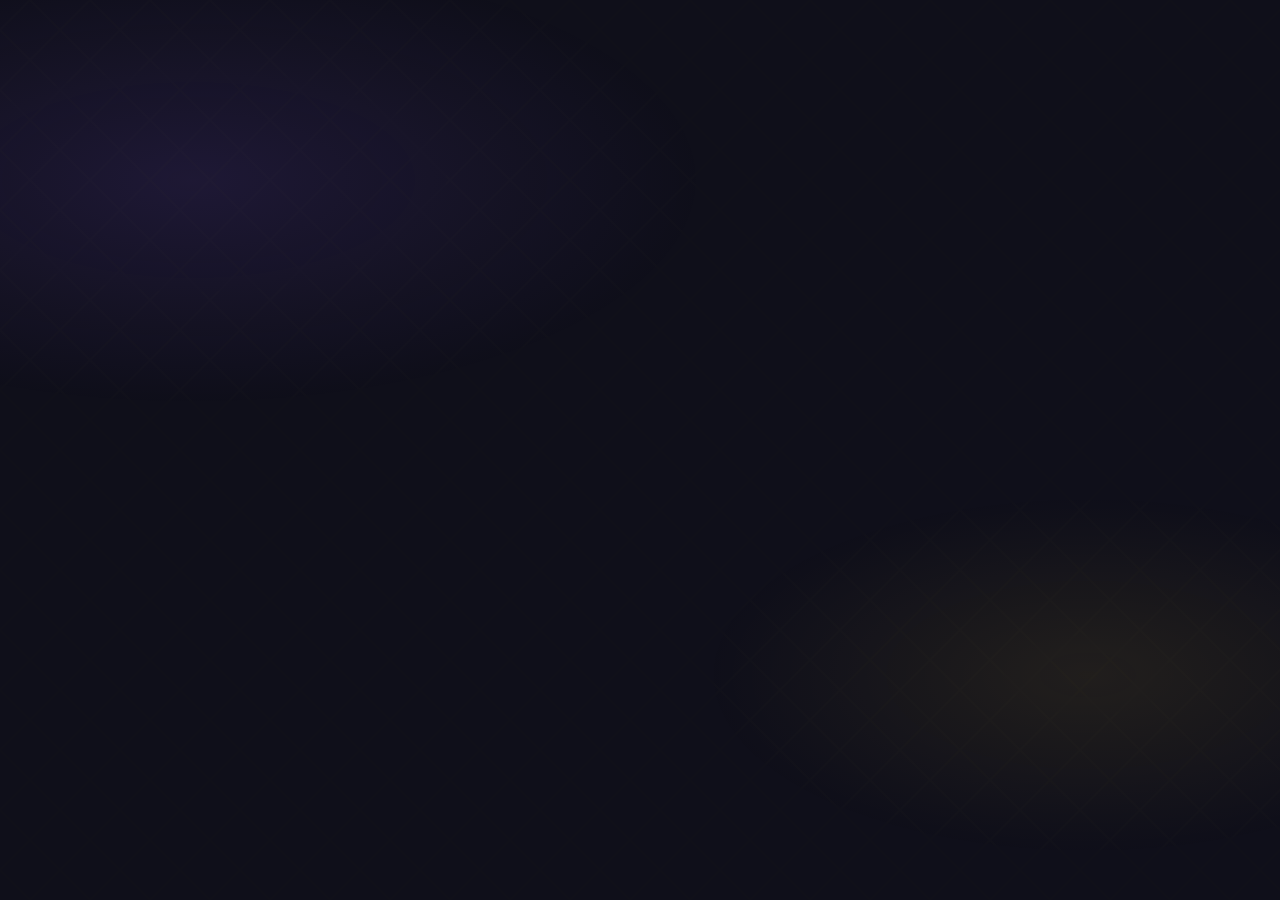
<file: index.html>
<!doctype html>
<html lang="en">
  <head>
    <meta charset="UTF-8" />
    <link rel="icon" href="data:image/svg+xml,<svg xmlns='http://www.w3.org/2000/svg' viewBox='0 0 100 100'><text y='.9em' font-size='90'>🏔️</text></svg>" />
    <meta name="viewport" content="width=device-width, initial-scale=1.0" />
    <title>Monad Lands | Claim Your Territory</title>
    <link rel="preconnect" href="https://fonts.googleapis.com">
    <link rel="preconnect" href="https://fonts.gstatic.com" crossorigin>
    <link href="https://fonts.googleapis.com/css2?family=Cinzel:wght@400;500;600;700&family=Cormorant+Garamond:ital,wght@0,300;0,400;0,500;1,400&display=swap" rel="stylesheet">
    <script type="module" crossorigin src="/assets/index-DFx0LdWL.js"></script>
    <link rel="stylesheet" crossorigin href="/assets/index-CoE8O5kL.css">
  </head>
  <body>
    <div id="root"></div>
  </body>
</html>
</file>
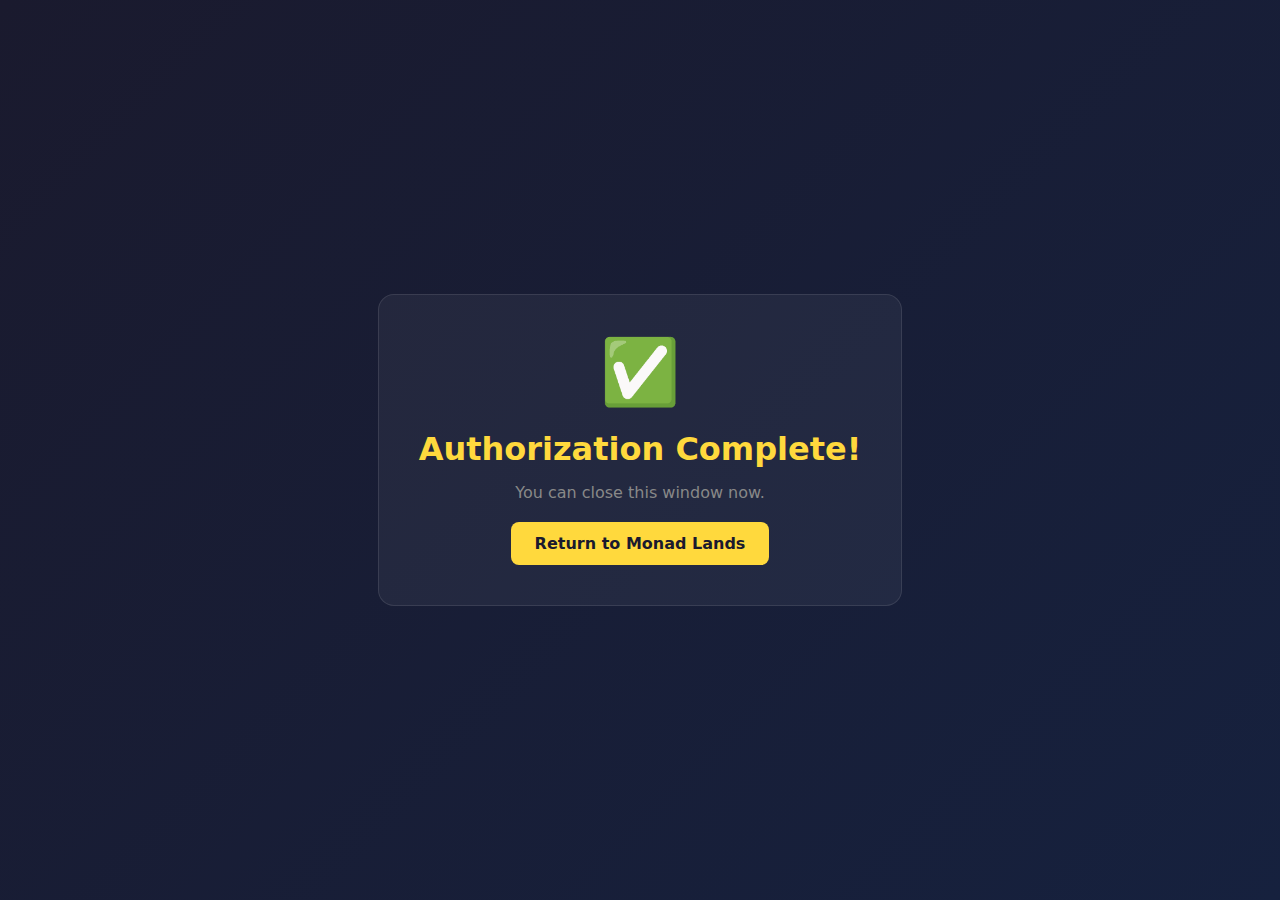
<file: callback.html>
<!DOCTYPE html>
<html lang="en">
<head>
  <meta charset="UTF-8">
  <meta name="viewport" content="width=device-width, initial-scale=1.0">
  <title>Authorization Complete - Monad Lands</title>
  <style>
    * { margin: 0; padding: 0; box-sizing: border-box; }
    body {
      font-family: 'Segoe UI', system-ui, sans-serif;
      background: linear-gradient(135deg, #1a1a2e 0%, #16213e 100%);
      color: #e0e0e0;
      min-height: 100vh;
      display: flex;
      align-items: center;
      justify-content: center;
    }
    .container {
      text-align: center;
      padding: 40px;
      background: rgba(255,255,255,0.05);
      border-radius: 16px;
      border: 1px solid rgba(255,255,255,0.1);
    }
    .checkmark {
      font-size: 64px;
      margin-bottom: 20px;
    }
    h1 {
      color: #FFD93D;
      margin-bottom: 15px;
    }
    p {
      color: #888;
      margin-bottom: 20px;
    }
    a {
      display: inline-block;
      padding: 12px 24px;
      background: #FFD93D;
      color: #1a1a2e;
      border-radius: 8px;
      font-weight: bold;
      text-decoration: none;
    }
  </style>
</head>
<body>
  <div class="container">
    <div class="checkmark">✅</div>
    <h1>Authorization Complete!</h1>
    <p>You can close this window now.</p>
    <a href="/">Return to Monad Lands</a>
  </div>
</body>
</html>
</file>
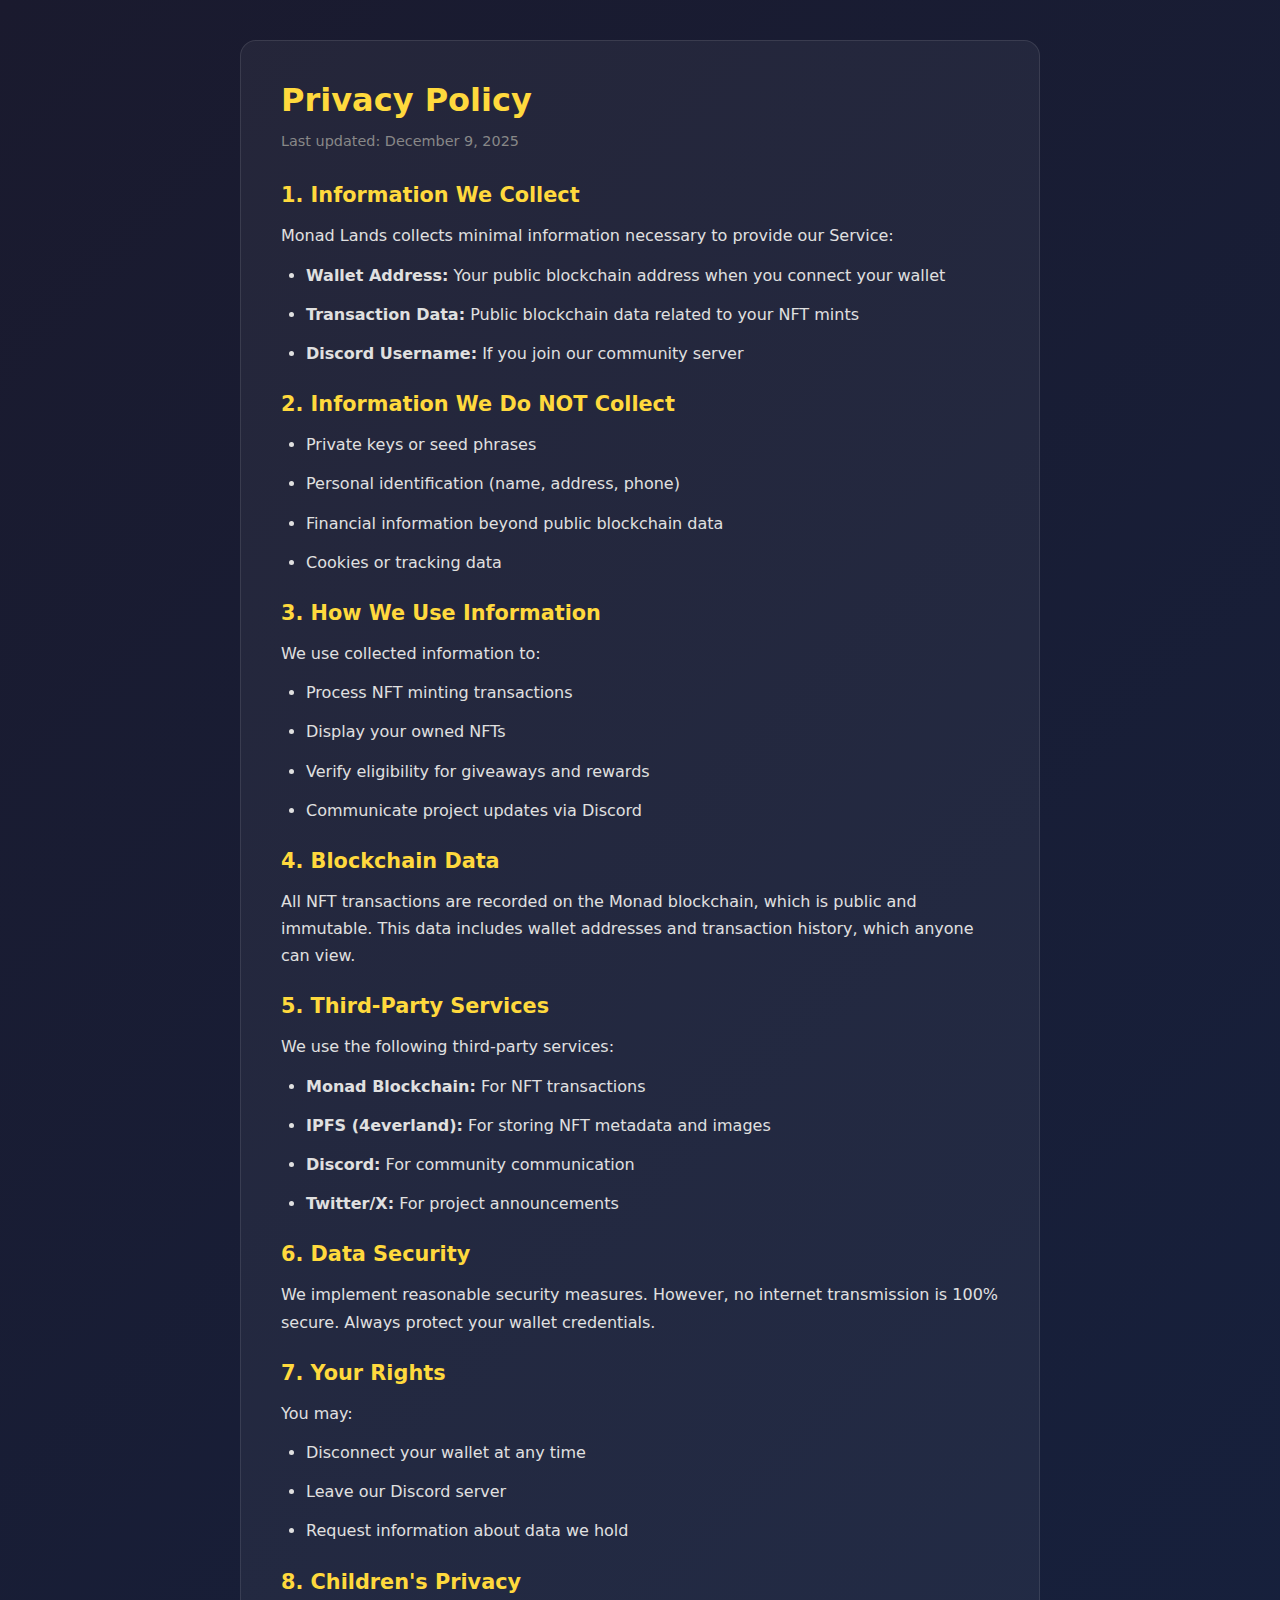
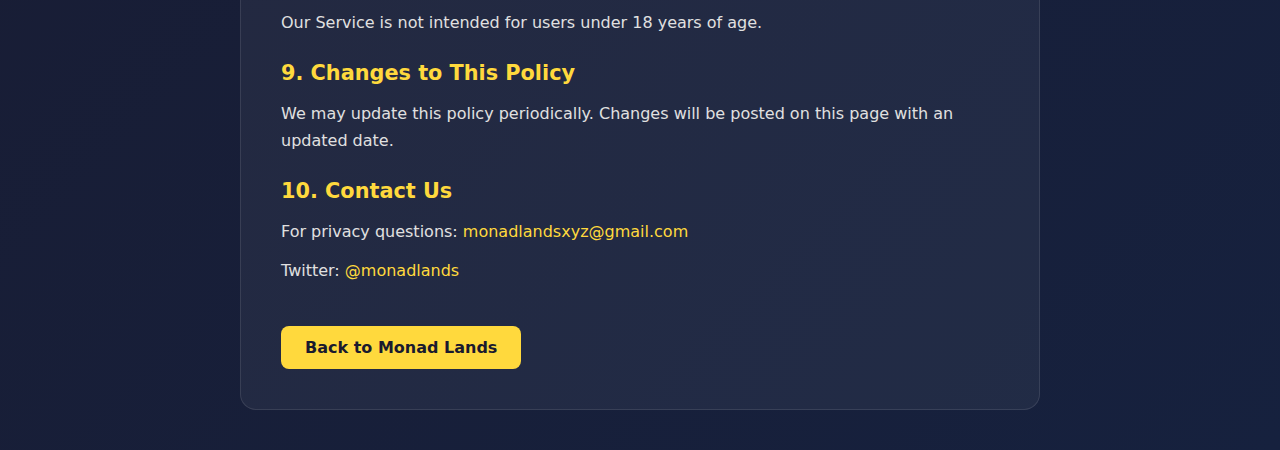
<file: privacy.html>
<!DOCTYPE html>
<html lang="en">
<head>
  <meta charset="UTF-8">
  <meta name="viewport" content="width=device-width, initial-scale=1.0">
  <title>Privacy Policy - Monad Lands</title>
  <style>
    * { margin: 0; padding: 0; box-sizing: border-box; }
    body {
      font-family: 'Segoe UI', system-ui, sans-serif;
      background: linear-gradient(135deg, #1a1a2e 0%, #16213e 100%);
      color: #e0e0e0;
      min-height: 100vh;
      padding: 40px 20px;
    }
    .container {
      max-width: 800px;
      margin: 0 auto;
      background: rgba(255,255,255,0.05);
      border-radius: 16px;
      padding: 40px;
      border: 1px solid rgba(255,255,255,0.1);
    }
    h1 {
      color: #FFD93D;
      margin-bottom: 10px;
      font-size: 2rem;
    }
    .updated {
      color: #888;
      margin-bottom: 30px;
      font-size: 0.9rem;
    }
    h2 {
      color: #FFD93D;
      margin: 25px 0 15px;
      font-size: 1.3rem;
    }
    p, li {
      line-height: 1.7;
      margin-bottom: 12px;
    }
    ul { padding-left: 25px; }
    a {
      color: #FFD93D;
      text-decoration: none;
    }
    a:hover { text-decoration: underline; }
    .back {
      display: inline-block;
      margin-top: 30px;
      padding: 12px 24px;
      background: #FFD93D;
      color: #1a1a2e;
      border-radius: 8px;
      font-weight: bold;
    }
  </style>
</head>
<body>
  <div class="container">
    <h1>Privacy Policy</h1>
    <p class="updated">Last updated: December 9, 2025</p>

    <h2>1. Information We Collect</h2>
    <p>Monad Lands collects minimal information necessary to provide our Service:</p>
    <ul>
      <li><strong>Wallet Address:</strong> Your public blockchain address when you connect your wallet</li>
      <li><strong>Transaction Data:</strong> Public blockchain data related to your NFT mints</li>
      <li><strong>Discord Username:</strong> If you join our community server</li>
    </ul>

    <h2>2. Information We Do NOT Collect</h2>
    <ul>
      <li>Private keys or seed phrases</li>
      <li>Personal identification (name, address, phone)</li>
      <li>Financial information beyond public blockchain data</li>
      <li>Cookies or tracking data</li>
    </ul>

    <h2>3. How We Use Information</h2>
    <p>We use collected information to:</p>
    <ul>
      <li>Process NFT minting transactions</li>
      <li>Display your owned NFTs</li>
      <li>Verify eligibility for giveaways and rewards</li>
      <li>Communicate project updates via Discord</li>
    </ul>

    <h2>4. Blockchain Data</h2>
    <p>All NFT transactions are recorded on the Monad blockchain, which is public and immutable. This data includes wallet addresses and transaction history, which anyone can view.</p>

    <h2>5. Third-Party Services</h2>
    <p>We use the following third-party services:</p>
    <ul>
      <li><strong>Monad Blockchain:</strong> For NFT transactions</li>
      <li><strong>IPFS (4everland):</strong> For storing NFT metadata and images</li>
      <li><strong>Discord:</strong> For community communication</li>
      <li><strong>Twitter/X:</strong> For project announcements</li>
    </ul>

    <h2>6. Data Security</h2>
    <p>We implement reasonable security measures. However, no internet transmission is 100% secure. Always protect your wallet credentials.</p>

    <h2>7. Your Rights</h2>
    <p>You may:</p>
    <ul>
      <li>Disconnect your wallet at any time</li>
      <li>Leave our Discord server</li>
      <li>Request information about data we hold</li>
    </ul>

    <h2>8. Children's Privacy</h2>
    <p>Our Service is not intended for users under 18 years of age.</p>

    <h2>9. Changes to This Policy</h2>
    <p>We may update this policy periodically. Changes will be posted on this page with an updated date.</p>

    <h2>10. Contact Us</h2>
    <p>For privacy questions: <a href="mailto:monadlandsxyz@gmail.com">monadlandsxyz@gmail.com</a></p>
    <p>Twitter: <a href="https://x.com/monadlands" target="_blank">@monadlands</a></p>

    <a href="/" class="back">Back to Monad Lands</a>
  </div>
</body>
</html>
</file>
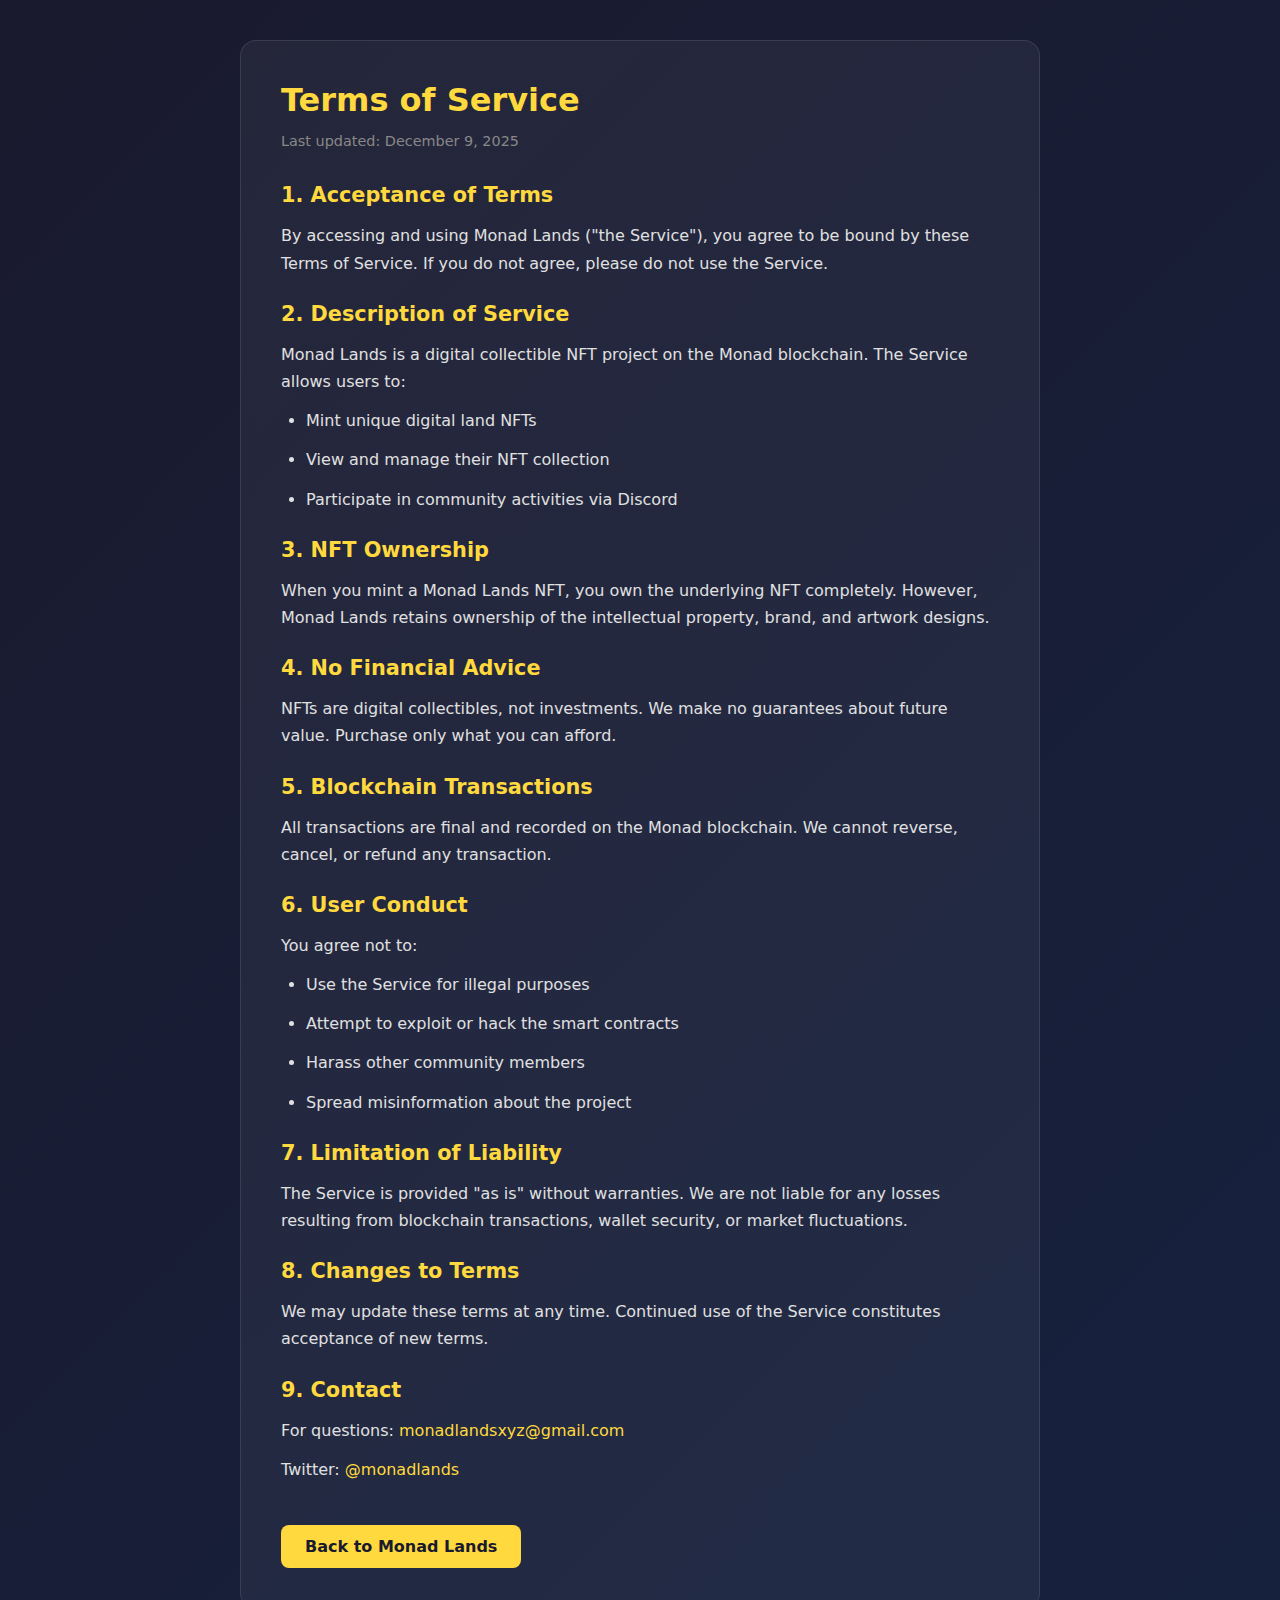
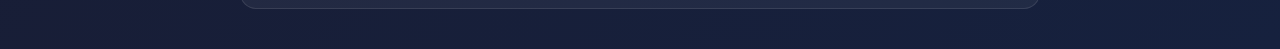
<file: terms.html>
<!DOCTYPE html>
<html lang="en">
<head>
  <meta charset="UTF-8">
  <meta name="viewport" content="width=device-width, initial-scale=1.0">
  <title>Terms of Service - Monad Lands</title>
  <style>
    * { margin: 0; padding: 0; box-sizing: border-box; }
    body {
      font-family: 'Segoe UI', system-ui, sans-serif;
      background: linear-gradient(135deg, #1a1a2e 0%, #16213e 100%);
      color: #e0e0e0;
      min-height: 100vh;
      padding: 40px 20px;
    }
    .container {
      max-width: 800px;
      margin: 0 auto;
      background: rgba(255,255,255,0.05);
      border-radius: 16px;
      padding: 40px;
      border: 1px solid rgba(255,255,255,0.1);
    }
    h1 {
      color: #FFD93D;
      margin-bottom: 10px;
      font-size: 2rem;
    }
    .updated {
      color: #888;
      margin-bottom: 30px;
      font-size: 0.9rem;
    }
    h2 {
      color: #FFD93D;
      margin: 25px 0 15px;
      font-size: 1.3rem;
    }
    p, li {
      line-height: 1.7;
      margin-bottom: 12px;
    }
    ul { padding-left: 25px; }
    a {
      color: #FFD93D;
      text-decoration: none;
    }
    a:hover { text-decoration: underline; }
    .back {
      display: inline-block;
      margin-top: 30px;
      padding: 12px 24px;
      background: #FFD93D;
      color: #1a1a2e;
      border-radius: 8px;
      font-weight: bold;
    }
  </style>
</head>
<body>
  <div class="container">
    <h1>Terms of Service</h1>
    <p class="updated">Last updated: December 9, 2025</p>

    <h2>1. Acceptance of Terms</h2>
    <p>By accessing and using Monad Lands ("the Service"), you agree to be bound by these Terms of Service. If you do not agree, please do not use the Service.</p>

    <h2>2. Description of Service</h2>
    <p>Monad Lands is a digital collectible NFT project on the Monad blockchain. The Service allows users to:</p>
    <ul>
      <li>Mint unique digital land NFTs</li>
      <li>View and manage their NFT collection</li>
      <li>Participate in community activities via Discord</li>
    </ul>

    <h2>3. NFT Ownership</h2>
    <p>When you mint a Monad Lands NFT, you own the underlying NFT completely. However, Monad Lands retains ownership of the intellectual property, brand, and artwork designs.</p>

    <h2>4. No Financial Advice</h2>
    <p>NFTs are digital collectibles, not investments. We make no guarantees about future value. Purchase only what you can afford.</p>

    <h2>5. Blockchain Transactions</h2>
    <p>All transactions are final and recorded on the Monad blockchain. We cannot reverse, cancel, or refund any transaction.</p>

    <h2>6. User Conduct</h2>
    <p>You agree not to:</p>
    <ul>
      <li>Use the Service for illegal purposes</li>
      <li>Attempt to exploit or hack the smart contracts</li>
      <li>Harass other community members</li>
      <li>Spread misinformation about the project</li>
    </ul>

    <h2>7. Limitation of Liability</h2>
    <p>The Service is provided "as is" without warranties. We are not liable for any losses resulting from blockchain transactions, wallet security, or market fluctuations.</p>

    <h2>8. Changes to Terms</h2>
    <p>We may update these terms at any time. Continued use of the Service constitutes acceptance of new terms.</p>

    <h2>9. Contact</h2>
    <p>For questions: <a href="mailto:monadlandsxyz@gmail.com">monadlandsxyz@gmail.com</a></p>
    <p>Twitter: <a href="https://x.com/monadlands" target="_blank">@monadlands</a></p>

    <a href="/" class="back">Back to Monad Lands</a>
  </div>
</body>
</html>
</file>
<file: assets/index-CoE8O5kL.css>
@import"https://fonts.googleapis.com/css2?family=Press+Start+2P&family=Outfit:wght@300;400;500;600;700&display=swap";:root{--void-black: #0a0908;--deep-night: #12110f;--ancient-stone: #1a1815;--weathered-gold: #c9a227;--ember-glow: #e8a426;--mystic-purple: #6b4e9e;--ethereal-blue: #4a7c9b;--blood-crimson: #8b2635;--forest-shadow: #2d4a3e;--pale-mist: #e8e4df;--cream-parchment: #f5f0e8;--common: #8b9a7c;--uncommon: #4a9b7c;--rare: #4a7cb5;--epic: #9b4a9b;--legendary: #c9a227;--font-display: "Cinzel", serif;--font-body: "Cormorant Garamond", serif;--space-xs: .25rem;--space-sm: .5rem;--space-md: 1rem;--space-lg: 2rem;--space-xl: 4rem;--space-xxl: 8rem}body{font-family:var(--font-body);background:var(--void-black);color:var(--cream-parchment);min-height:100vh;overflow-x:hidden;line-height:1.7;font-size:18px}body:before{content:"";position:fixed;top:0;left:0;width:100%;height:100%;pointer-events:none;background-image:url("data:image/svg+xml,%3Csvg viewBox='0 0 400 400' xmlns='http://www.w3.org/2000/svg'%3E%3Cfilter id='noiseFilter'%3E%3CfeTurbulence type='fractalNoise' baseFrequency='0.9' numOctaves='4' stitchTiles='stitch'/%3E%3C/filter%3E%3Crect width='100%25' height='100%25' filter='url(%23noiseFilter)'/%3E%3C/svg%3E");opacity:.03;z-index:1000}#root{position:relative;z-index:1}.app-wrapper{min-height:100vh;background:radial-gradient(ellipse at 20% 0%,rgba(107,78,158,.15) 0%,transparent 50%),radial-gradient(ellipse at 80% 100%,rgba(201,162,39,.1) 0%,transparent 50%),radial-gradient(ellipse at 50% 50%,rgba(74,124,155,.05) 0%,transparent 70%),linear-gradient(180deg,var(--void-black) 0%,var(--deep-night) 50%,var(--ancient-stone) 100%)}h1,h2,h3,h4{font-family:var(--font-display);font-weight:500;letter-spacing:.08em;text-transform:uppercase}h1{font-size:clamp(2.5rem,8vw,5rem);background:linear-gradient(135deg,var(--cream-parchment) 0%,var(--weathered-gold) 50%,var(--ember-glow) 100%);-webkit-background-clip:text;-webkit-text-fill-color:transparent;background-clip:text;text-shadow:0 0 80px rgba(201,162,39,.3)}h2{font-size:clamp(1.5rem,4vw,2.5rem);color:var(--cream-parchment)}h3{font-size:1.25rem;color:var(--weathered-gold)}p{font-size:1.125rem;color:var(--pale-mist);opacity:.85}.btn-primary{font-family:var(--font-display);font-size:1rem;letter-spacing:.15em;text-transform:uppercase;padding:1.25rem 3rem;background:linear-gradient(135deg,var(--weathered-gold) 0%,var(--ember-glow) 100%);color:var(--void-black);border:none;cursor:pointer;position:relative;overflow:hidden;transition:all .4s cubic-bezier(.23,1,.32,1);clip-path:polygon(8px 0,100% 0,100% calc(100% - 8px),calc(100% - 8px) 100%,0 100%,0 8px)}.btn-primary:before{content:"";position:absolute;top:0;left:-100%;width:100%;height:100%;background:linear-gradient(90deg,transparent,rgba(255,255,255,.3),transparent);transition:left .6s ease}.btn-primary:hover:before{left:100%}.btn-primary:hover{transform:translateY(-2px);box-shadow:0 10px 40px #c9a22766,0 0 60px #c9a22733}.btn-primary:disabled{opacity:.5;cursor:not-allowed;transform:none;box-shadow:none}.btn-secondary{font-family:var(--font-display);font-size:.875rem;letter-spacing:.12em;text-transform:uppercase;padding:.875rem 2rem;background:transparent;color:var(--cream-parchment);border:1px solid rgba(201,162,39,.4);cursor:pointer;transition:all .3s ease}.btn-secondary:hover{border-color:var(--weathered-gold);background:#c9a2271a;color:var(--weathered-gold)}.card{background:linear-gradient(145deg,#1a1815cc,#12110fe6);border:1px solid rgba(201,162,39,.15);-webkit-backdrop-filter:blur(10px);backdrop-filter:blur(10px);position:relative;overflow:hidden}.card:before{content:"";position:absolute;top:0;left:0;right:0;height:1px;background:linear-gradient(90deg,transparent,var(--weathered-gold),transparent);opacity:.5}@keyframes float{0%,to{transform:translateY(0)}50%{transform:translateY(-10px)}}@keyframes pulse-glow{0%,to{opacity:.5}50%{opacity:1}}@keyframes shimmer{0%{background-position:-200% center}to{background-position:200% center}}.animate-in{animation:fadeInUp .8s ease forwards}.delay-1{animation-delay:.1s}.delay-2{animation-delay:.2s}.delay-3{animation-delay:.3s}.delay-4{animation-delay:.4s}.delay-5{animation-delay:.5s}::-webkit-scrollbar{width:8px}::-webkit-scrollbar-track{background:var(--void-black)}::-webkit-scrollbar-thumb{background:var(--weathered-gold);border-radius:4px}::-webkit-scrollbar-thumb:hover{background:var(--ember-glow)}:root{--yellow: #FFD93D;--yellow-dark: #E8A426;--orange: #FF9F43;--cyan: #00D4FF;--green: #7ED957;--green-dark: #4A9B7C;--brown: #C4A77D;--brown-dark: #8B6914;--black: #1A1A2E;--dark: #16213E;--darker: #0F0F1A;--white: #FFFFFF;--gray: #A0A0A0;--font-pixel: "Press Start 2P", cursive;--font-main: "Outfit", sans-serif}*{margin:0;padding:0;box-sizing:border-box}html{scroll-behavior:smooth}body{font-family:var(--font-main);background:var(--darker);color:var(--white);overflow-x:hidden;position:relative}.app{min-height:100vh;position:relative;background:linear-gradient(180deg,#0f0f1ad9,#16213ed9,#1a1a2ed9)}.iso-grid{position:fixed;top:0;left:0;width:100%;height:100%;pointer-events:none;opacity:.1;overflow:hidden}.grid-line{position:absolute;width:200%;height:1px;background:linear-gradient(90deg,transparent,var(--yellow),transparent);transform-origin:0 0;animation:gridPulse 4s ease-in-out infinite;animation-delay:calc(var(--i) * .1s)}.grid-line:nth-child(odd){transform:rotate(30deg) translateY(calc(var(--i) * 40px));left:-50%}.grid-line:nth-child(2n){transform:rotate(-30deg) translateY(calc(var(--i) * 40px));right:-50%;left:auto}@keyframes gridPulse{0%,to{opacity:.3}50%{opacity:.8}}.floating-elements{position:fixed;top:0;left:0;width:100%;height:100%;pointer-events:none;z-index:1}.float-item{position:absolute;font-size:2rem;opacity:.15;animation:floatAround 20s ease-in-out infinite}.float-item.tree{top:20%;left:10%;animation-delay:0s}.float-item.rock{top:60%;left:85%;animation-delay:-5s}.float-item.gem{top:80%;left:15%;animation-delay:-10s}.float-item.tree2{top:30%;left:90%;animation-delay:-15s}.float-item.water{top:70%;left:50%;animation-delay:-7s}@keyframes floatAround{0%,to{transform:translate(0) rotate(0)}25%{transform:translate(20px,-30px) rotate(5deg)}50%{transform:translate(-10px,-50px) rotate(-5deg)}75%{transform:translate(-30px,-20px) rotate(3deg)}}.header{position:fixed;top:1rem;left:1rem;right:1rem;z-index:1000;padding:1rem 2rem;background:#0f0f1ae6;-webkit-backdrop-filter:blur(20px);backdrop-filter:blur(20px);border:2px solid var(--yellow);border-radius:20px}.header-inner{max-width:1400px;margin:0 auto;display:flex;align-items:center;justify-content:space-between}.logo-section{display:flex;align-items:center;gap:1rem}.logo{display:flex;align-items:center;gap:.75rem;text-decoration:none;cursor:pointer}.logo:hover .logo-text{color:var(--yellow)}.logo-cube{width:40px;height:40px;background:var(--yellow);display:flex;align-items:center;justify-content:center;font-family:var(--font-pixel);font-size:1rem;color:var(--black);transform:rotate(-10deg);box-shadow:4px 4px 0 var(--yellow-dark);transition:transform .3s ease;border-radius:10px}.logo-cube:hover{transform:rotate(0) scale(1.1)}.logo-cube.small{width:30px;height:30px;font-size:.75rem;box-shadow:3px 3px 0 var(--yellow-dark);border-radius:8px}.logo-text{font-family:var(--font-pixel);font-size:.8rem;color:var(--yellow);letter-spacing:2px}.chain-badge{display:inline-flex;align-items:center;gap:.3rem;padding:.25rem .5rem;background:#836ef933;border:1px solid rgba(131,110,249,.4);border-radius:12px;color:#836ef9;text-decoration:none;font-size:.65rem;font-weight:600;letter-spacing:1px;transition:all .3s ease;margin-left:.5rem}.chain-badge:hover{background:#836ef959;border-color:#836ef9;transform:translateY(-1px)}.chain-badge svg{flex-shrink:0}.nav{display:flex;gap:2rem}.nav a{font-family:var(--font-pixel);font-size:.6rem;color:var(--white);text-decoration:none;padding:.5rem 1rem;transition:all .3s ease;position:relative}.nav a:after{content:"";position:absolute;bottom:0;left:50%;width:0;height:2px;background:var(--yellow);transition:all .3s ease;transform:translate(-50%)}.nav a:hover{color:var(--yellow)}.nav a:hover:after{width:100%}.btn-connect{font-family:var(--font-pixel);font-size:.55rem;padding:.75rem 1.5rem;background:var(--yellow);color:var(--black);border:none;cursor:pointer;box-shadow:4px 4px 0 var(--yellow-dark);transition:all .2s ease;border-radius:12px}.btn-connect:hover{transform:translate(-2px,-2px);box-shadow:6px 6px 0 var(--yellow-dark)}.wallet-connected{display:flex;align-items:center;gap:.75rem}.wallet-badge{display:flex;align-items:center;gap:.5rem;padding:.5rem 1rem;background:#ffd93d1a;border:2px solid var(--yellow);font-family:var(--font-pixel);font-size:.5rem;border-radius:12px}.wallet-dot{width:8px;height:8px;background:var(--green);border-radius:50%;animation:pulse 2s ease-in-out infinite}.btn-disconnect{width:30px;height:30px;background:transparent;border:2px solid var(--gray);color:var(--gray);cursor:pointer;font-size:.8rem;transition:all .2s ease;border-radius:8px}.btn-disconnect:hover{border-color:#ff6b6b;color:#ff6b6b}.hero{min-height:100vh;display:grid;grid-template-columns:1fr 1fr;gap:4rem;align-items:center;padding:8rem 4rem 4rem;max-width:1400px;margin:0 auto;position:relative;z-index:10}.hero-content{animation:slideInLeft 1s ease}@keyframes slideInLeft{0%{opacity:0;transform:translate(-50px)}to{opacity:1;transform:translate(0)}}.hero-tag{display:inline-block;font-family:var(--font-pixel);font-size:.5rem;padding:.5rem 1rem;background:#ffd93d33;border:2px solid var(--yellow);color:var(--yellow);margin-bottom:2rem;border-radius:12px}.hero h1{font-family:var(--font-pixel);font-size:clamp(1.5rem,4vw,2.5rem);line-height:2;margin-bottom:1.5rem}.title-link{text-decoration:none;cursor:pointer;display:inline-block;transition:transform .3s ease}.title-link:hover{transform:scale(1.02)}.title-link:hover .title-line{animation:titleShine .8s ease}@keyframes titleShine{0%{filter:brightness(1)}50%{filter:brightness(1.5);text-shadow:0 0 30px var(--yellow),4px 4px 0 var(--yellow-dark)}to{filter:brightness(1)}}.title-line{display:block;color:var(--yellow);text-shadow:4px 4px 0 var(--yellow-dark);transition:filter .3s ease}.title-line.highlight{color:var(--yellow);text-shadow:4px 4px 0 var(--yellow-dark)}.hero-desc{font-size:1.1rem;color:var(--gray);line-height:1.8;max-width:500px;margin-bottom:2rem}.hero-stats{display:flex;align-items:center;gap:1.5rem;margin-bottom:2rem;flex-wrap:wrap}.stat-box{text-align:center}.stat-number{display:block;font-family:var(--font-pixel);font-size:1.5rem;color:var(--white)}.stat-label{display:block;font-size:.7rem;color:var(--gray);margin-top:.25rem;letter-spacing:1px}.stat-box.price .stat-number{color:var(--yellow)}.stat-divider{font-family:var(--font-pixel);font-size:1.5rem;color:var(--gray);opacity:.3}.progress-wrapper{max-width:400px}.progress-bar{height:20px;background:var(--dark);border:2px solid var(--yellow);position:relative;overflow:hidden;border-radius:10px}.progress-fill{height:100%;background:repeating-linear-gradient(90deg,var(--yellow) 0px,var(--yellow) 10px,var(--yellow-dark) 10px,var(--yellow-dark) 20px);position:relative;transition:width 1s ease}.progress-glow{position:absolute;right:0;top:0;bottom:0;width:20px;background:linear-gradient(90deg,transparent,var(--white));animation:progressGlow 2s ease-in-out infinite}@keyframes progressGlow{0%,to{opacity:.3}50%{opacity:.8}}.progress-text{display:block;font-family:var(--font-pixel);font-size:.5rem;color:var(--yellow);margin-top:.5rem;text-align:right}.hero-visual{display:flex;justify-content:center;align-items:center;animation:slideInRight 1s ease}@keyframes slideInRight{0%{opacity:0;transform:translate(50px)}to{opacity:1;transform:translate(0)}}.showcase-container{position:relative}.showcase-frame{width:350px;height:350px;border:4px solid var(--yellow);box-shadow:8px 8px 0 var(--yellow-dark),16px 16px #ffd93d33;position:relative;overflow:hidden;background:var(--dark);animation:float 4s ease-in-out infinite;border-radius:24px}@keyframes float{0%,to{transform:translateY(0)}50%{transform:translateY(-15px)}}.showcase-img{width:100%;height:100%;object-fit:cover;transition:transform .5s ease}.showcase-frame:hover .showcase-img{transform:scale(1.05)}.showcase-overlay{position:absolute;inset:0;background:linear-gradient(180deg,transparent 60%,rgba(0,0,0,.5) 100%);pointer-events:none}.showcase-info{display:flex;justify-content:space-between;align-items:center;margin-top:1rem;padding:.75rem 1rem;background:var(--dark);border:2px solid var(--yellow);border-radius:12px}.showcase-id{font-family:var(--font-pixel);font-size:.7rem;color:var(--yellow)}.showcase-name{font-family:var(--font-pixel);font-size:.5rem;color:var(--white)}.showcase-dots{display:flex;justify-content:center;gap:.5rem;margin-top:1rem}.dot{width:12px;height:12px;background:var(--dark);border:2px solid var(--yellow);cursor:pointer;transition:all .2s ease;border-radius:50%}.dot.active,.dot:hover{background:var(--yellow)}.mint-section{padding:6rem 2rem;display:flex;justify-content:center;position:relative;z-index:10}.mint-card{width:100%;max-width:500px;background:var(--dark);border:4px solid var(--yellow);box-shadow:8px 8px 0 var(--yellow-dark);padding:2rem;border-radius:24px}.mint-header{display:flex;justify-content:space-between;align-items:center;margin-bottom:2rem;padding-bottom:1rem;border-bottom:2px dashed var(--yellow)}.mint-header h2{font-family:var(--font-pixel);font-size:.9rem;color:var(--yellow)}.sale-status{display:flex;align-items:center;gap:.5rem;font-family:var(--font-pixel);font-size:.45rem;padding:.4rem .8rem;background:#ff6b6b33;border:2px solid #ff6b6b;color:#ff6b6b;border-radius:8px}.sale-status.active{background:#7ed95733;border-color:var(--green);color:var(--green)}.sale-status .status-dot{width:6px;height:6px;border-radius:50%;background:currentColor;animation:pulse 1s ease-in-out infinite}.mint-preview{text-align:center;margin-bottom:2rem}.preview-grid{display:flex;justify-content:center;gap:1rem;margin-bottom:1rem}.preview-item{width:80px;height:80px;background:var(--darker);border:2px solid var(--yellow);display:flex;align-items:center;justify-content:center;font-family:var(--font-pixel);font-size:1.5rem;color:var(--yellow);animation:previewPulse 2s ease-in-out infinite;animation-delay:calc(var(--delay) * .2s);border-radius:12px}@keyframes previewPulse{0%,to{transform:scale(1);opacity:.7}50%{transform:scale(1.05);opacity:1}}.mint-preview p{font-size:.8rem;color:var(--gray)}.mint-controls{display:flex;justify-content:space-between;align-items:center;margin-bottom:1.5rem;padding:1rem;background:var(--darker);border:2px solid var(--yellow);border-radius:16px}.amount-selector{display:flex;align-items:center;gap:1rem}.amount-btn{width:36px;height:36px;background:var(--yellow);border:none;font-family:var(--font-pixel);font-size:1rem;color:var(--black);cursor:pointer;box-shadow:3px 3px 0 var(--yellow-dark);transition:all .2s ease;border-radius:10px}.amount-btn:hover{transform:translate(-1px,-1px);box-shadow:4px 4px 0 var(--yellow-dark)}.amount-value{font-family:var(--font-pixel);font-size:1.2rem;min-width:40px;text-align:center}.mint-total{text-align:right}.mint-total span:first-child{display:block;font-size:.7rem;color:var(--gray);margin-bottom:.25rem}.total-value{font-family:var(--font-pixel);font-size:1rem;color:var(--yellow)}.mint-action{margin-bottom:1.5rem}.btn-mint{width:100%;padding:1.25rem;font-family:var(--font-pixel);font-size:.7rem;background:var(--yellow);color:var(--black);border:none;cursor:pointer;box-shadow:6px 6px 0 var(--yellow-dark);transition:all .2s ease;position:relative;overflow:hidden;border-radius:16px}.btn-mint:hover:not(:disabled){transform:translate(-3px,-3px);box-shadow:9px 9px 0 var(--yellow-dark)}.btn-mint.disabled,.btn-mint:disabled{opacity:.5;cursor:not-allowed}.mint-success{display:flex;align-items:center;justify-content:center;gap:.75rem;padding:1rem;background:#7ed95733;border:2px solid var(--green);margin-bottom:1rem;border-radius:12px}.success-icon{font-size:1.2rem;color:var(--green)}.mint-success span:last-child{font-family:var(--font-pixel);font-size:.5rem;color:var(--green)}.tx-link{display:block;text-align:center;font-family:var(--font-pixel);font-size:.5rem;color:var(--cyan);text-decoration:none;margin-bottom:1rem}.tx-link:hover{color:var(--white)}.user-stats{text-align:center;padding-top:1rem;border-top:2px dashed var(--yellow);font-size:.85rem;color:var(--gray)}.user-stats strong{color:var(--yellow);font-family:var(--font-pixel)}.staking-promo-section{padding:4rem 2rem;display:flex;justify-content:center;position:relative;z-index:10}.staking-promo-card{width:100%;max-width:600px;background:linear-gradient(135deg,var(--dark) 0%,rgba(22,33,62,.95) 100%);border:4px solid var(--green);box-shadow:8px 8px 0 var(--green-dark),0 0 30px #7ed95733;padding:2rem;border-radius:24px}.staking-promo-header{display:flex;justify-content:space-between;align-items:center;margin-bottom:1rem;padding-bottom:1rem;border-bottom:2px dashed var(--green)}.staking-promo-header h2{font-family:var(--font-pixel);font-size:.9rem;color:var(--green)}.staking-status{display:flex;align-items:center;gap:.5rem;font-family:var(--font-pixel);font-size:.45rem;padding:.4rem .8rem;background:#7ed95733;border:2px solid var(--green);color:var(--green);border-radius:8px}.staking-status .status-dot.active{width:6px;height:6px;border-radius:50%;background:var(--green);animation:pulse 1s ease-in-out infinite}.staking-promo-desc{text-align:center;color:var(--gray);font-size:.9rem;margin-bottom:1.5rem}.staking-promo-stats{display:grid;grid-template-columns:repeat(3,1fr);gap:1rem;margin-bottom:1.5rem}.promo-stat{display:flex;flex-direction:column;align-items:center;gap:.3rem;padding:1rem .5rem;background:var(--darker);border-radius:12px;border:2px solid rgba(126,217,87,.3)}.promo-stat-icon{font-size:1.5rem}.promo-stat-value{font-family:var(--font-pixel);font-size:1rem;color:var(--green)}.promo-stat-label{font-size:.7rem;color:var(--gray);text-align:center}.staking-rewards-mini{background:var(--darker);border-radius:12px;padding:1rem;margin-bottom:1.5rem}.staking-rewards-mini h4{font-family:var(--font-pixel);font-size:.6rem;color:var(--yellow);margin-bottom:.8rem;text-align:center}.rewards-mini-grid{display:flex;flex-wrap:wrap;justify-content:center;gap:.5rem}.reward-biome{font-family:var(--font-pixel);font-size:.5rem;padding:.4rem .8rem;border-radius:8px;background:#ffffff0d;border:1px solid rgba(255,255,255,.1)}.reward-biome.pradera{color:#7ed957;border-color:#7ed957}.reward-biome.desierto{color:#ffd93d;border-color:#ffd93d}.reward-biome.volcanico{color:#ff6b6b;border-color:#ff6b6b}.reward-biome.cyber{color:#00d4ff;border-color:#00d4ff}.reward-biome.eldorado{color:gold;border-color:gold;background:#ffd7001a}.staking-user-mini{display:flex;justify-content:space-between;align-items:center;padding:.8rem 1rem;background:#7ed9571a;border:2px solid var(--green);border-radius:12px;margin-bottom:1.5rem;font-size:.85rem}.staking-user-mini strong{color:var(--green);font-family:var(--font-pixel)}.pending-rewards{color:var(--yellow)}.pending-rewards strong{color:var(--yellow)!important}.staking-promo-cta{display:flex;justify-content:center;margin-bottom:1.5rem}.btn-stake-now{display:inline-block;font-family:var(--font-pixel);font-size:.75rem;padding:1rem 2rem;background:linear-gradient(135deg,var(--green) 0%,var(--green-dark) 100%);border:none;border-radius:12px;color:var(--darker);cursor:pointer;text-decoration:none;text-align:center;transition:all .2s ease;box-shadow:4px 4px 0 var(--green-dark)}.btn-stake-now:hover{transform:translate(-2px,-2px);box-shadow:6px 6px 0 var(--green-dark)}.btn-stake-now:active{transform:translate(2px,2px);box-shadow:2px 2px 0 var(--green-dark)}.staking-leaderboard-mini{border-top:2px dashed var(--green);padding-top:1rem}.staking-leaderboard-mini h4{font-family:var(--font-pixel);font-size:.6rem;color:var(--yellow);margin-bottom:.8rem;text-align:center}.leaderboard-mini-list{display:flex;flex-direction:column;gap:.5rem}.leaderboard-mini-row{display:flex;align-items:center;gap:.8rem;padding:.6rem 1rem;background:var(--darker);border-radius:8px;font-size:.75rem}.leaderboard-mini-row.top-1{background:#ffd7001a;border:1px solid rgba(255,215,0,.3)}.leaderboard-mini-row.top-2{background:#c0c0c01a;border:1px solid rgba(192,192,192,.3)}.leaderboard-mini-row.top-3{background:#cd7f321a;border:1px solid rgba(205,127,50,.3)}.lb-mini-rank{font-size:1rem}.lb-mini-address{font-family:monospace;color:var(--gray);flex:1}.lb-mini-count{font-family:var(--font-pixel);font-size:.6rem;color:var(--green)}@media(max-width:600px){.staking-promo-card{padding:1.5rem}.staking-promo-header h2{font-size:.7rem}.staking-promo-stats{grid-template-columns:1fr;gap:.8rem}.promo-stat{flex-direction:row;justify-content:center;gap:1rem}.rewards-mini-grid{flex-direction:column;align-items:center}.staking-user-mini{flex-direction:column;gap:.5rem;text-align:center}}.stats-section{padding:4rem 2rem;max-width:1200px;margin:0 auto;position:relative;z-index:10}.stats-dashboard{background:linear-gradient(135deg,var(--dark) 0%,var(--darker) 100%);border:3px solid var(--yellow);padding:2rem;position:relative;overflow:hidden}.stats-dashboard:before{content:"";position:absolute;top:0;left:0;right:0;height:4px;background:linear-gradient(90deg,var(--yellow),var(--orange),var(--yellow))}.stats-loading{display:flex;flex-direction:column;align-items:center;justify-content:center;padding:3rem;gap:1rem;color:var(--gray)}.loading-spinner{width:40px;height:40px;border:4px solid var(--dark);border-top-color:var(--yellow);border-radius:50%;animation:spin 1s linear infinite}@keyframes spin{to{transform:rotate(360deg)}}.stats-grid{display:grid;grid-template-columns:repeat(auto-fit,minmax(150px,1fr));gap:1.5rem}.stat-card{background:#0000004d;border:2px solid rgba(255,217,61,.2);padding:1.5rem;text-align:center;transition:all .3s ease;position:relative;border-radius:16px}.stat-card:hover{border-color:var(--yellow);transform:translateY(-4px);box-shadow:0 8px 20px #ffd93d33}.stat-card .stat-icon{font-size:2rem;display:block;margin-bottom:.5rem}.stat-card .stat-value{font-family:var(--font-pixel);font-size:1.2rem;color:var(--yellow);display:block;margin-bottom:.25rem}.stat-card .stat-name{font-size:.75rem;color:var(--gray);text-transform:uppercase;letter-spacing:1px;display:block}.stat-card .stat-unit{font-size:.65rem;color:var(--cyan);display:block;margin-top:.25rem}.stats-unavailable{text-align:center;padding:3rem;background:#0000004d;border-radius:8px;border:2px dashed var(--gray)}.stats-unavailable-icon{font-size:3rem;display:block;margin-bottom:1rem;opacity:.6}.stats-unavailable-title{color:var(--white);font-size:.9rem;margin-bottom:.5rem}.stats-unavailable-hint{color:var(--cyan);font-size:.7rem;opacity:.8}.marketplace-links{display:flex;justify-content:center;gap:1rem;margin-top:2rem;flex-wrap:wrap}.marketplace-btn{display:inline-flex;align-items:center;gap:.5rem;padding:.75rem 1.5rem;border:2px solid;text-decoration:none;font-family:var(--font-pixel);font-size:.6rem;text-transform:uppercase;transition:all .3s ease;border-radius:12px}.marketplace-btn.opensea{border-color:#2081e2;color:#2081e2}.marketplace-btn.opensea:hover{background:#2081e2;color:#fff}.marketplace-btn.magiceden{border-color:#e42575;color:#e42575}.marketplace-btn.magiceden:hover{background:#e42575;color:#fff}.mp-icon{font-size:1.2rem}.biomes-section{padding:6rem 2rem;max-width:1200px;margin:0 auto;position:relative;z-index:10}.section-header{text-align:center;margin-bottom:4rem}.section-header h2{font-family:var(--font-pixel);font-size:1.2rem;color:var(--yellow);margin-bottom:1rem}.section-header p{color:var(--gray);max-width:500px;margin:0 auto}.biomes-grid{display:grid;grid-template-columns:repeat(2,1fr);gap:1.5rem;max-width:1000px;margin:0 auto;padding:0 1rem}.biomes-grid .biome-card:first-child{grid-column:1 / -1;flex-direction:row}.biomes-grid .biome-card:first-child .biome-preview{width:50%;min-width:50%;aspect-ratio:1}.biomes-grid .biome-card:first-child .biome-info{flex:1;display:flex;flex-direction:column;justify-content:center}.biomes-grid .biome-card:first-child .biome-info{padding:1.5rem;text-align:center}.biomes-grid .biome-card:not(:first-child){flex-direction:column}.biomes-grid .biome-card:not(:first-child) .biome-preview{width:100%;aspect-ratio:1}.biomes-grid .biome-card:not(:first-child) .biome-info{padding:.75rem;text-align:center}.biome-card{background:var(--dark);border:3px solid var(--accent);padding:2rem;position:relative;overflow:hidden;transition:all .3s ease;animation:fadeInUp .6s ease forwards;animation-delay:calc(var(--delay) * .15s);opacity:0;border-radius:20px}@keyframes fadeInUp{0%{opacity:0;transform:translateY(30px)}to{opacity:1;transform:translateY(0)}}.biome-card:before{content:"";position:absolute;top:0;left:0;right:0;height:4px;background:var(--accent)}.biome-card:hover{transform:translateY(-5px);box-shadow:0 10px 30px #0000004d}.biome-icon{font-size:3rem;margin-bottom:1rem}.biome-card h3{font-family:var(--font-pixel);font-size:.8rem;color:var(--accent);margin-bottom:.75rem}.biome-card p{font-size:.9rem;color:var(--gray);line-height:1.6;margin-bottom:1.5rem}.biome-bar{height:6px;background:var(--darker);border-radius:3px;overflow:hidden;position:relative}.biome-bar:after{content:"";position:absolute;top:0;left:0;height:100%;width:0;background:var(--accent);transition:width 1s ease}.biome-card:hover .biome-bar:after{width:100%}.activity-section{padding:6rem 2rem;max-width:900px;margin:0 auto;position:relative;z-index:10}.activity-feed{background:#1a1a2ecc;border:1px solid rgba(255,217,61,.2);border-radius:16px;padding:1.5rem;-webkit-backdrop-filter:blur(10px);backdrop-filter:blur(10px)}.activity-pulse{display:flex;align-items:center;gap:.75rem;padding-bottom:1rem;border-bottom:1px solid rgba(255,255,255,.1);margin-bottom:1rem;font-size:.85rem;color:var(--gray)}.pulse-dot{width:10px;height:10px;background:#0f8;border-radius:50%;animation:pulse 2s infinite;box-shadow:0 0 10px #0f8}@keyframes pulse{0%,to{opacity:1;transform:scale(1)}50%{opacity:.5;transform:scale(1.2)}}.no-activity{display:flex;flex-direction:column;align-items:center;gap:1rem;padding:3rem;color:var(--gray)}.no-activity span{font-size:3rem}.activity-list{display:flex;flex-direction:column;gap:.75rem}.activity-item{display:flex;align-items:center;gap:1rem;padding:.75rem;background:#ffffff08;border-radius:12px;transition:all .3s ease;animation:slideIn .5s ease forwards;animation-delay:calc(var(--delay) * .1s);opacity:0}@keyframes slideIn{0%{opacity:0;transform:translate(-20px)}to{opacity:1;transform:translate(0)}}.activity-item:hover{background:#ffd93d1a}.activity-nft{width:50px;height:50px;border-radius:8px;overflow:hidden;flex-shrink:0}.activity-img{width:100%;height:100%;object-fit:cover}.activity-info{flex:1;display:flex;flex-direction:column;gap:.25rem}.activity-address{font-family:monospace;font-size:.85rem;color:var(--cyan)}.activity-action{font-size:.75rem;color:var(--gray)}.activity-token{font-size:.9rem;color:var(--yellow);font-weight:600}.activity-link{width:36px;height:36px;display:flex;align-items:center;justify-content:center;background:#ffd93d1a;border-radius:8px;color:var(--yellow);text-decoration:none;font-size:1.2rem;transition:all .3s ease}.activity-link:hover{background:var(--yellow);color:var(--black)}.resources-section{padding:6rem 2rem;max-width:1200px;margin:0 auto;position:relative;z-index:10}.resources-grid{display:grid;grid-template-columns:repeat(2,1fr);gap:2rem;margin-bottom:2rem}.resource-card{padding:2rem;background:var(--dark);border:3px solid var(--color);transition:all .3s ease;animation:fadeInUp .6s ease forwards;animation-delay:calc(var(--delay) * .1s);opacity:0;display:flex;flex-direction:column;gap:1rem;border-radius:20px}.resource-card:hover{transform:translateY(-5px);box-shadow:0 10px 30px var(--color);border-color:var(--yellow)}.resource-card .resource-icon{font-size:3rem;text-align:center;margin-bottom:.5rem}.resource-card .resource-name{font-family:var(--font-pixel);font-size:.85rem;color:var(--white);text-align:center}.resource-card .resource-description{font-size:.9rem;color:var(--gray);line-height:1.6;text-align:center}.resource-card .resource-biome{font-size:.8rem;color:var(--color);text-align:center;font-weight:600;margin-top:auto}.resource-secret{padding:2rem;background:linear-gradient(135deg,var(--dark) 0%,var(--darker) 100%);border:3px dashed var(--color);display:flex;align-items:center;gap:2rem;animation:fadeInUp .6s ease forwards;animation-delay:.4s;opacity:0;position:relative;overflow:hidden;border-radius:20px}.resource-secret:before{content:"";position:absolute;top:0;left:-100%;width:100%;height:100%;background:linear-gradient(90deg,transparent,rgba(153,50,204,.1),transparent);animation:shimmer 3s infinite}@keyframes shimmer{0%{left:-100%}to{left:100%}}.resource-secret .resource-icon{font-size:4rem;animation:pulse 2s ease-in-out infinite}@keyframes pulse{0%,to{transform:scale(1);opacity:.8}50%{transform:scale(1.1);opacity:1}}.resource-secret .resource-info{flex:1;display:flex;flex-direction:column;gap:.75rem}.resource-secret .resource-name{font-family:var(--font-pixel);font-size:1rem;color:var(--color);letter-spacing:2px}.resource-secret .resource-description{font-size:.95rem;color:var(--gray);font-style:italic}.resource-secret .resource-biome{font-size:.85rem;color:var(--color);font-weight:600}.resource-rarity{font-size:.7rem;padding:.4rem .8rem;display:inline-block;width:fit-content;font-weight:600;text-transform:uppercase;align-self:center;margin:.5rem 0;border-radius:8px}.resource-rarity.rare{background:#ffd70033;color:gold;border:1px solid #FFD700}.resource-rarity.legendary{background:#00d4ff33;color:var(--cyan);border:1px solid var(--cyan)}.resource-rarity.epic{background:#ff69b433;color:#ff69b4;border:1px solid #FF69B4}.resource-rarity.unknown{background:#9932cc33;color:#9932cc;border:1px solid #9932CC}@media(max-width:768px){.resources-grid{grid-template-columns:1fr;gap:1.5rem}.resource-secret{flex-direction:column;text-align:center;gap:1.5rem}.resource-card .resource-icon{font-size:2.5rem}.resource-secret .resource-icon{font-size:3rem}}.footer{padding:4rem 2rem;border-top:4px solid var(--yellow);background:var(--darker);position:relative;z-index:10}.footer-content{max-width:1200px;margin:0 auto;display:flex;flex-direction:column;align-items:center;gap:1.5rem}.footer-logo{display:flex;align-items:center;gap:.75rem}.footer-logo span:last-child{font-family:var(--font-pixel);font-size:.6rem;color:var(--yellow)}.footer-links{display:flex;gap:2rem}.footer-links a{font-family:var(--font-pixel);font-size:.5rem;color:var(--gray);text-decoration:none;transition:color .2s ease}.footer-links a:hover{color:var(--yellow)}.contract-address{display:flex;flex-direction:column;align-items:center;gap:.5rem;margin:1.5rem 0;padding:1rem;background:#ffd93d1a;border:1px solid rgba(255,217,61,.3);border-radius:8px}.contract-address span{font-family:var(--font-pixel);font-size:.5rem;color:var(--yellow)}.contract-address code{font-family:monospace;font-size:.75rem;color:var(--white);background:#0000004d;padding:.5rem 1rem;border-radius:4px;word-break:break-all;-webkit-user-select:all;user-select:all;cursor:pointer}.contract-address code:hover{background:#ffd93d33}.footer-powered{display:flex;align-items:center;justify-content:center;gap:.5rem;margin-bottom:1rem;font-size:.9rem;color:var(--gray)}.monad-badge{display:inline-flex;align-items:center;gap:.4rem;padding:.4rem .8rem;background:#836ef926;border:1px solid rgba(131,110,249,.3);border-radius:20px;color:#836ef9;text-decoration:none;font-weight:600;transition:all .3s ease}.monad-badge:hover{background:#836ef940;border-color:#836ef9;transform:translateY(-2px)}.monad-badge svg{flex-shrink:0}.footer-copy{font-size:.8rem;color:var(--gray);opacity:.5}@media(max-width:1024px){.hero{grid-template-columns:1fr;text-align:center;padding:8rem 2rem 4rem}.hero-content{order:2}.hero-visual{order:1}.hero-desc{margin:0 auto 2rem}.hero-stats{justify-content:center}.progress-wrapper{margin:0 auto}.showcase-frame{width:280px;height:280px}.nav{display:none}}@media(max-width:640px){.hero{padding:7rem 1.5rem 3rem}.logo-text{display:none}.hero h1{font-size:1.2rem}.showcase-frame{width:240px;height:240px}.mint-card{padding:1.5rem}.preview-item{width:60px;height:60px}.biomes-grid{grid-template-columns:1fr;max-width:100%}}.wallet-modal-overlay{position:fixed;inset:0;background:#000000d9;display:flex;align-items:center;justify-content:center;z-index:1000;-webkit-backdrop-filter:blur(5px);backdrop-filter:blur(5px)}.wallet-modal{background:var(--darker);border:3px solid var(--yellow);padding:2rem;max-width:400px;width:90%;box-shadow:0 0 40px #ffd93d4d;border-radius:24px}.wallet-modal-header{display:flex;justify-content:space-between;align-items:center;margin-bottom:1.5rem;padding-bottom:1rem;border-bottom:2px solid var(--gray)}.wallet-modal-header h3{font-family:var(--font-pixel);font-size:.8rem;color:var(--yellow);margin:0}.modal-close{background:none;border:none;color:var(--gray);font-size:1.2rem;cursor:pointer;transition:color .2s}.modal-close:hover{color:var(--red)}.wallet-options{display:flex;flex-direction:column;gap:.8rem}.wallet-option{display:flex;align-items:center;gap:1rem;padding:1rem 1.2rem;background:var(--dark);border:2px solid var(--gray);cursor:pointer;transition:all .2s ease;border-radius:12px}.wallet-option:hover{border-color:var(--yellow);background:#ffd93d1a;transform:translate(5px)}.wallet-icon{font-size:1.5rem}.wallet-name{font-family:var(--font-pixel);font-size:.6rem;color:var(--white)}.wallet-modal-footer{margin-top:1.5rem;text-align:center;font-size:.75rem;color:var(--gray)}.social-login-section{margin-bottom:1.5rem;text-align:center}.social-login-title{font-family:var(--font-pixel);font-size:.6rem;color:var(--cyan);margin-bottom:1rem;text-transform:uppercase}.social-login-btn{width:100%;padding:1rem 1.5rem;background:linear-gradient(135deg,#4285f4,#db4437,#1da1f2);border:none;color:#fff;font-family:var(--font-main);font-size:1rem;font-weight:600;cursor:pointer;display:flex;align-items:center;justify-content:center;gap:.75rem;transition:all .3s ease;position:relative;overflow:hidden;border-radius:12px}.social-login-btn:hover{transform:scale(1.02);box-shadow:0 0 20px #4285f480}.social-login-btn:disabled{opacity:.7;cursor:not-allowed}.social-icons{display:flex;gap:.5rem;font-weight:700;font-size:1.2rem}.social-login-desc{margin-top:.75rem;font-size:.7rem;color:var(--gray)}.wallet-divider{display:flex;align-items:center;margin:1.5rem 0;gap:1rem}.wallet-divider:before,.wallet-divider:after{content:"";flex:1;height:1px;background:var(--gray);opacity:.3}.wallet-divider span{font-size:.7rem;color:var(--gray);text-transform:uppercase}.social-badge{margin-left:.5rem;font-size:.8rem}.biome-card{display:flex;flex-direction:row;background:var(--dark);border:2px solid var(--accent);overflow:hidden;transition:all .3s ease}.biome-preview{position:relative;width:100%;aspect-ratio:1;overflow:hidden;border-radius:16px}.biome-info{flex:1;padding:1rem;display:flex;flex-direction:column;justify-content:center}.biome-img{width:100%;height:100%;object-fit:cover;transition:transform .3s ease}.biome-card:hover .biome-img{transform:scale(1.1)}.biome-rarity{position:absolute;top:.5rem;right:.5rem;padding:.3rem .6rem;font-family:var(--font-pixel);font-size:.4rem;text-transform:uppercase;border:1px solid;border-radius:6px}.biome-rarity.common{background:#808080e6;border-color:gray;color:#fff}.biome-rarity.uncommon{background:#4caf50e6;border-color:#4caf50;color:#fff}.biome-rarity.rare{background:#2196f3e6;border-color:#2196f3;color:#fff}.biome-rarity.epic{background:#9c27b0e6;border-color:#9c27b0;color:#fff}.biome-rarity.legendary{background:#ffc107e6;border-color:#ffc107;color:#000}.biome-info{padding:1rem}.biome-header{display:flex;align-items:center;gap:.5rem;margin-bottom:.5rem}.biome-header h3{font-family:var(--font-pixel);font-size:.6rem;color:var(--accent);margin:0}.biome-info p{font-size:.75rem;color:var(--gray);line-height:1.4;margin-bottom:.75rem}.biome-stats{display:flex;justify-content:space-between;padding-top:.5rem;border-top:1px solid var(--gray)}.biome-count{font-family:var(--font-pixel);font-size:.5rem;color:var(--accent)}.resource-rarity.legendary{color:#ffc107;text-shadow:0 0 10px #FFC107}.toast-container{position:fixed;top:100px;right:20px;z-index:9999;display:flex;flex-direction:column;gap:.75rem;max-width:400px}.toast{display:flex;align-items:center;gap:.75rem;padding:1rem 1.25rem;background:var(--dark);border:2px solid;box-shadow:4px 4px #0000004d;animation:toastSlideIn .3s ease;cursor:pointer;transition:transform .2s ease,opacity .2s ease;border-radius:16px}.toast:hover{transform:translate(-4px)}@keyframes toastSlideIn{0%{opacity:0;transform:translate(100%)}to{opacity:1;transform:translate(0)}}.toast-success{border-color:var(--green);background:#7ed95726}.toast-error{border-color:#ff6b6b;background:#ff6b6b26}.toast-info{border-color:var(--cyan);background:#00d4ff26}.toast-pending{border-color:var(--yellow);background:#ffd93d26}.toast-icon{font-size:1.2rem;flex-shrink:0}.toast-success .toast-icon{color:var(--green)}.toast-error .toast-icon{color:#ff6b6b}.toast-info .toast-icon{color:var(--cyan)}.toast-pending .toast-icon{color:var(--yellow)}.toast-spinner{display:inline-block;width:16px;height:16px;border:2px solid var(--yellow);border-top-color:transparent;border-radius:50%;animation:spin 1s linear infinite}.toast-message{flex:1;font-family:var(--font-pixel);font-size:.5rem;color:var(--white);line-height:1.4}.toast-close{background:none;border:none;color:var(--gray);font-size:1.2rem;cursor:pointer;padding:0;line-height:1;transition:color .2s ease}.toast-close:hover{color:var(--white)}.confetti-container{position:fixed;top:0;left:0;width:100%;height:100%;pointer-events:none;z-index:9998;overflow:hidden}.confetti-particle{position:absolute;top:-20px;left:var(--x);width:var(--size);height:var(--size);background:var(--color);transform:rotate(var(--rotation));animation:confettiFall 3s ease-out forwards;animation-delay:var(--delay)}@keyframes confettiFall{0%{top:-20px;opacity:1;transform:rotate(var(--rotation)) translate(0)}to{top:100vh;opacity:0;transform:rotate(calc(var(--rotation) + 720deg)) translate(calc(50px * (var(--x) / 50 - 1)))}}.skeleton{background:linear-gradient(90deg,var(--dark) 25%,rgba(255,217,61,.1) 50%,var(--dark) 75%);background-size:200% 100%;animation:skeletonShimmer 1.5s ease-in-out infinite;border-radius:4px}@keyframes skeletonShimmer{0%{background-position:200% 0}to{background-position:-200% 0}}.skeleton-text{height:1rem;width:100%;margin-bottom:.5rem}.skeleton-text.short{width:60%}.skeleton-text.medium{width:80%}.skeleton-box{width:100%;aspect-ratio:1}.skeleton-stat{height:3rem;width:100%}.mint-success-preview{display:flex;flex-direction:column;align-items:center;gap:1rem;padding:1.5rem;background:#7ed9571a;border:2px solid var(--green);margin-bottom:1rem;animation:successPulse .5s ease}@keyframes successPulse{0%{transform:scale(.95);opacity:0}50%{transform:scale(1.02)}to{transform:scale(1);opacity:1}}.mint-success-preview .preview-nft{width:150px;height:150px;border:3px solid var(--yellow);box-shadow:4px 4px 0 var(--yellow-dark);overflow:hidden}.mint-success-preview .preview-nft img{width:100%;height:100%;object-fit:cover}.mint-success-preview .preview-info{text-align:center}.mint-success-preview .preview-title{font-family:var(--font-pixel);font-size:.7rem;color:var(--green);margin-bottom:.5rem}.mint-success-preview .preview-id{font-family:var(--font-pixel);font-size:1rem;color:var(--yellow)}.share-buttons{display:flex;gap:.75rem;margin-top:.5rem}.btn-share{display:flex;align-items:center;gap:.5rem;padding:.5rem 1rem;font-family:var(--font-pixel);font-size:.45rem;border:2px solid;background:transparent;cursor:pointer;transition:all .2s ease;text-decoration:none}.btn-share.twitter{border-color:#1da1f2;color:#1da1f2}.btn-share.twitter:hover{background:#1da1f2;color:#fff}.biome-card{transition:all .4s cubic-bezier(.4,0,.2,1)}.biome-card:hover{transform:translateY(-8px) scale(1.02);box-shadow:0 20px 40px #0006}.biomes-grid .biome-card:nth-child(1){border:3px solid #FFD700;box-shadow:0 0 30px #ffd7004d;background:linear-gradient(135deg,var(--dark) 0%,rgba(255,215,0,.1) 100%)}.biomes-grid .biome-card:nth-child(1):before{content:"";position:absolute;inset:-2px;background:linear-gradient(45deg,gold,orange,gold,orange);z-index:-1;animation:goldenGlow 3s ease-in-out infinite;opacity:.5}@keyframes goldenGlow{0%,to{opacity:.3}50%{opacity:.6}}.biomes-grid .biome-card:nth-child(1):hover{box-shadow:0 0 50px #ffd70080;transform:translateY(-10px) scale(1.03)}.showcase-img{transition:transform .6s cubic-bezier(.4,0,.2,1),opacity .3s ease}.showcase-frame:hover .showcase-img{transform:scale(1.08)}.btn-mint:active:not(:disabled){transform:translate(2px,2px);box-shadow:2px 2px 0 var(--yellow-dark)}.btn-mint.loading{position:relative;color:transparent}.btn-mint.loading:after{content:"";position:absolute;top:50%;left:50%;width:20px;height:20px;margin:-10px 0 0 -10px;border:3px solid var(--black);border-top-color:transparent;border-radius:50%;animation:spin .8s linear infinite}.sale-status.active{animation:saleGlow 2s ease-in-out infinite}@keyframes saleGlow{0%,to{box-shadow:0 0 5px var(--green)}50%{box-shadow:0 0 20px var(--green),0 0 30px var(--green)}}.progress-fill{background:repeating-linear-gradient(-45deg,var(--yellow) 0px,var(--yellow) 10px,var(--yellow-dark) 10px,var(--yellow-dark) 20px);background-size:28.28px 100%;animation:progressStripes 1s linear infinite}@keyframes progressStripes{0%{background-position:0 0}to{background-position:28.28px 0}}@media(max-width:640px){.toast-container{left:10px;right:10px;max-width:none}.toast-message{font-size:.45rem}}.showcase-img{animation:showcaseFadeIn .5s ease}@keyframes showcaseFadeIn{0%{opacity:0;transform:scale(1.05)}to{opacity:1;transform:scale(1)}}.showcase-dots .dot{position:relative}.showcase-dots .dot.active:after{content:"";position:absolute;inset:-4px;border:2px solid var(--yellow);animation:dotPulse 2s ease-in-out infinite}@keyframes dotPulse{0%,to{transform:scale(1);opacity:1}50%{transform:scale(1.3);opacity:.5}}.hero-content{animation:heroSlideIn .8s cubic-bezier(.4,0,.2,1)}.hero-visual{animation:heroSlideInRight .8s cubic-bezier(.4,0,.2,1) .2s both}@keyframes heroSlideIn{0%{opacity:0;transform:translate(-60px)}to{opacity:1;transform:translate(0)}}@keyframes heroSlideInRight{0%{opacity:0;transform:translate(60px)}to{opacity:1;transform:translate(0)}}.mint-card{animation:mintCardEntry .6s cubic-bezier(.4,0,.2,1) .4s both}@keyframes mintCardEntry{0%{opacity:0;transform:translateY(40px)}to{opacity:1;transform:translateY(0)}}.btn-connect,.btn-mint{position:relative;overflow:hidden}.btn-connect:before,.btn-mint:before{content:"";position:absolute;top:0;left:-100%;width:100%;height:100%;background:linear-gradient(90deg,transparent,rgba(255,255,255,.3),transparent);transition:left .5s ease}.btn-connect:hover:before,.btn-mint:hover:before{left:100%}.btn-connect{animation:connectGlow 2s ease-in-out infinite}@keyframes connectGlow{0%,to{box-shadow:4px 4px 0 var(--yellow-dark)}50%{box-shadow:4px 4px 0 var(--yellow-dark),0 0 20px #ffd93d66}}.iso-grid{transform:translateZ(0)}.floating-elements{will-change:transform}.float-item{animation:floatParallax 25s ease-in-out infinite}.float-item.tree{animation-delay:0s}.float-item.rock{animation-delay:-5s}.float-item.gem{animation-delay:-10s}.float-item.tree2{animation-delay:-15s}.float-item.water{animation-delay:-20s}@keyframes floatParallax{0%,to{transform:translate(0) rotate(0) scale(1);opacity:.15}25%{transform:translate(30px,-40px) rotate(5deg) scale(1.1);opacity:.25}50%{transform:translate(-20px,-60px) rotate(-5deg) scale(.95);opacity:.2}75%{transform:translate(-40px,-30px) rotate(3deg) scale(1.05);opacity:.18}}.stat-number{animation:statPop .5s cubic-bezier(.4,0,.2,1)}@keyframes statPop{0%{transform:scale(.8);opacity:0}50%{transform:scale(1.1)}to{transform:scale(1);opacity:1}}.hero-tag{animation:tagFadeIn .6s ease .2s both}@keyframes tagFadeIn{0%{opacity:0;transform:translate(-20px)}to{opacity:1;transform:translate(0)}}.title-line{display:block;opacity:1;animation:titleReveal .8s cubic-bezier(.4,0,.2,1) both}.title-line:nth-child(1){animation-delay:.1s}.title-line:nth-child(2){animation-delay:.3s}@keyframes titleReveal{0%{opacity:0;transform:translateY(20px)}to{opacity:1;transform:translateY(0)}}.nft-preview-gallery{display:flex;gap:.5rem;justify-content:center;margin-top:1.5rem;padding:1rem;background:#0000004d;border:1px solid rgba(255,217,61,.2);border-radius:12px}.preview-thumb{width:50px;height:50px;border:2px solid var(--yellow);overflow:hidden;cursor:pointer;transition:all .3s ease;opacity:.6;border-radius:8px}.preview-thumb:hover{opacity:1;transform:scale(1.1);box-shadow:0 0 15px #ffd93d80}.preview-thumb.active{opacity:1;border-color:var(--cyan);box-shadow:0 0 10px var(--cyan)}.preview-thumb img{width:100%;height:100%;object-fit:cover}.scroll-indicator{position:absolute;bottom:2rem;left:50%;transform:translate(-50%);display:flex;flex-direction:column;align-items:center;gap:.5rem;color:var(--gray);font-family:var(--font-pixel);font-size:.4rem;animation:scrollBounce 2s ease-in-out infinite}.scroll-indicator:after{content:"↓";font-size:1rem}@keyframes scrollBounce{0%,to{transform:translate(-50%) translateY(0)}50%{transform:translate(-50%) translateY(10px)}}.activity-hub-section{padding:6rem 2rem;max-width:1200px;margin:0 auto;position:relative;z-index:10}.activity-hub-container{background:linear-gradient(135deg,var(--dark) 0%,var(--darker) 100%);border:3px solid var(--yellow);padding:2rem;position:relative;overflow:hidden;border-radius:24px}.activity-hub-container:before{content:"";position:absolute;top:0;left:0;right:0;height:4px;background:linear-gradient(90deg,var(--yellow),var(--cyan),var(--yellow));animation:gradientShift 3s ease-in-out infinite}@keyframes gradientShift{0%,to{opacity:1}50%{opacity:.6}}.hub-stats-grid{display:grid;grid-template-columns:repeat(auto-fit,minmax(200px,1fr));gap:1.5rem;margin-bottom:2.5rem}.hub-stat-card{background:#0000004d;border:2px solid rgba(255,217,61,.2);padding:1.5rem;text-align:center;transition:all .3s ease;position:relative;overflow:hidden;border-radius:16px}.hub-stat-card:before{content:"";position:absolute;top:0;left:-100%;width:100%;height:100%;background:linear-gradient(90deg,transparent,rgba(255,217,61,.1),transparent);transition:left .5s ease}.hub-stat-card:hover:before{left:100%}.hub-stat-card:hover{border-color:var(--yellow);transform:translateY(-4px);box-shadow:0 8px 20px #ffd93d33}.hub-stat-card .stat-icon{font-size:2rem;display:block;margin-bottom:.5rem}.hub-stat-card .stat-value{font-family:var(--font-pixel);font-size:1.4rem;color:var(--yellow);display:block;margin-bottom:.25rem}.hub-stat-card .stat-name{font-size:.75rem;color:var(--gray);text-transform:uppercase;letter-spacing:1px;display:block}.hub-stat-card .stat-label{font-size:.7rem;color:var(--gray);text-transform:uppercase;letter-spacing:1px;display:block;margin-bottom:.5rem}.hub-stat-card .stat-unit{font-size:.8rem;color:#ffd93db3}.hub-activity-feed{background:#1a1a2e99;border:1px solid rgba(255,217,61,.2);border-radius:12px;padding:1.5rem;-webkit-backdrop-filter:blur(10px);backdrop-filter:blur(10px);margin-bottom:2rem}.hub-activity-feed .activity-pulse{display:flex;align-items:center;gap:.75rem;padding-bottom:1rem;border-bottom:1px solid rgba(255,255,255,.1);margin-bottom:1.5rem;font-size:.85rem;color:var(--gray)}.hub-activity-feed .pulse-dot{width:10px;height:10px;background:#0f8;border-radius:50%;animation:pulse 2s infinite;box-shadow:0 0 10px #0f8}.hub-activity-list{display:flex;flex-direction:column;gap:.75rem;max-height:400px;overflow-y:auto;padding-right:.5rem}.hub-activity-list::-webkit-scrollbar{width:6px}.hub-activity-list::-webkit-scrollbar-track{background:#0003;border-radius:3px}.hub-activity-list::-webkit-scrollbar-thumb{background:var(--yellow);border-radius:3px}.hub-activity-list::-webkit-scrollbar-thumb:hover{background:var(--yellow-dark)}.hub-activity-item{display:flex;align-items:center;gap:1rem;padding:.75rem;background:#ffffff08;border-radius:12px;border:1px solid transparent;transition:all .3s ease;animation:slideIn .5s ease forwards;animation-delay:calc(var(--delay) * .1s);opacity:0}.hub-activity-item:hover{background:#ffd93d1a;border-color:#ffd93d4d;transform:translate(5px)}.activity-indicator{width:8px;height:8px;background:var(--green);border-radius:50%;flex-shrink:0;animation:pulse 2s ease-in-out infinite}.activity-nft{flex-shrink:0}.activity-img{width:50px;height:50px;border-radius:8px;overflow:hidden;border:2px solid var(--yellow);object-fit:cover;transition:transform .3s ease}.hub-activity-item:hover .activity-img{transform:scale(1.1)}.activity-details{flex:1;display:flex;flex-direction:column;gap:.25rem;min-width:0}.activity-details .activity-address{font-family:monospace;font-size:.85rem;color:var(--cyan);white-space:nowrap;overflow:hidden;text-overflow:ellipsis}.activity-details .activity-action{font-size:.75rem;color:var(--gray)}.activity-details .activity-token{font-size:.9rem;color:var(--yellow);font-weight:600}.activity-time{font-family:var(--font-pixel);font-size:.45rem;color:var(--gray);flex-shrink:0}.activity-link{width:36px;height:36px;display:flex;align-items:center;justify-content:center;background:#ffd93d1a;border-radius:8px;color:var(--yellow);text-decoration:none;font-size:1.2rem;transition:all .3s ease;flex-shrink:0}.activity-link:hover{background:var(--yellow);color:var(--black);transform:rotate(5deg) scale(1.1)}.no-activity{display:flex;flex-direction:column;align-items:center;gap:1rem;padding:3rem;color:var(--gray);text-align:center}.no-activity span:first-child{font-size:3rem;opacity:.6}.hub-stats-notice{text-align:center;padding:2rem;background:#ffd93d0d;border-radius:12px;border:2px dashed rgba(255,217,61,.2);margin-bottom:1.5rem}.hub-stats-notice .notice-icon{font-size:2.5rem;display:block;margin-bottom:1rem}.hub-stats-notice p{font-family:var(--font-pixel);font-size:.75rem;color:var(--yellow);margin-bottom:.5rem}.hub-stats-notice .notice-sub{font-family:var(--font-main);font-size:.9rem;color:var(--gray)}.hub-marketplace-links{display:flex;justify-content:center;gap:1rem;flex-wrap:wrap;padding-top:1.5rem;border-top:2px dashed rgba(255,217,61,.2)}.hub-marketplace-links .marketplace-btn{display:inline-flex;align-items:center;gap:.5rem;padding:.75rem 1.5rem;border:2px solid;text-decoration:none;font-family:var(--font-pixel);font-size:.6rem;text-transform:uppercase;transition:all .3s ease;position:relative;overflow:hidden}.hub-marketplace-links .marketplace-btn:before{content:"";position:absolute;top:0;left:-100%;width:100%;height:100%;background:linear-gradient(90deg,transparent,rgba(255,255,255,.2),transparent);transition:left .5s ease}.hub-marketplace-links .marketplace-btn:hover:before{left:100%}.hub-marketplace-links .marketplace-btn.opensea{border-color:#2081e2;color:#2081e2}.hub-marketplace-links .marketplace-btn.opensea:hover{background:#2081e2;color:#fff;transform:translateY(-2px);box-shadow:0 4px 12px #2081e266}.hub-marketplace-links .marketplace-btn.magiceden{border-color:#e42575;color:#e42575}.hub-marketplace-links .marketplace-btn.magiceden:hover{background:#e42575;color:#fff;transform:translateY(-2px);box-shadow:0 4px 12px #e4257566}.hub-marketplace-links .mp-icon{font-size:1.2rem}@media(max-width:768px){.hub-stats-grid{grid-template-columns:1fr}.hub-activity-list{max-height:300px}.hub-activity-item{flex-wrap:wrap}.activity-img{width:40px;height:40px}.activity-link{width:32px;height:32px;font-size:1rem}.hub-marketplace-links{flex-direction:column}.hub-marketplace-links .marketplace-btn{width:100%}}:root{--iso-bg-primary: #0F0F1A;--iso-bg-secondary: #16213E;--iso-grid-color: rgba(255, 217, 61, .06);--iso-glow-cyber: rgba(139, 92, 246, .12);--iso-glow-gold: rgba(255, 217, 61, .08)}body:before{content:"";position:fixed;top:0;left:0;width:100%;height:100%;z-index:-1;pointer-events:none;background-image:url("data:image/svg+xml,%3Csvg width='60' height='60' viewBox='0 0 60 60' xmlns='http://www.w3.org/2000/svg'%3E%3Cpath d='M30 0L60 30L30 60L0 30Z' fill='none' stroke='rgba(255,217,61,0.3)' stroke-width='2'/%3E%3C/svg%3E");background-size:60px 60px;animation:iso-drift 25s linear infinite}body:after{content:"";position:fixed;top:0;left:0;width:100%;height:100%;z-index:-1;pointer-events:none;background:radial-gradient(ellipse 80% 50% at 15% 20%,var(--iso-glow-cyber) 0%,transparent 50%),radial-gradient(ellipse 60% 40% at 85% 75%,var(--iso-glow-gold) 0%,transparent 50%);animation:iso-pulse 10s ease-in-out infinite}@keyframes iso-drift{0%{background-position:0 0}to{background-position:60px 60px}}@keyframes iso-pulse{0%,to{opacity:.5}50%{opacity:.9}}.my-lands-page{min-height:100vh;padding:8rem 2rem 4rem;background:linear-gradient(180deg,var(--darker) 0%,var(--dark) 50%,var(--black) 100%);position:relative}.my-lands-header{max-width:1200px;margin:0 auto 3rem;text-align:center}.my-lands-header h1{font-family:var(--font-pixel);font-size:1.5rem;color:var(--yellow);text-shadow:4px 4px 0 var(--yellow-dark);margin-bottom:1rem}.my-lands-subtitle{font-size:1rem;color:var(--gray)}.my-lands-content{max-width:1200px;margin:0 auto}.my-lands-connect,.my-lands-loading,.my-lands-error,.my-lands-empty{display:flex;flex-direction:column;align-items:center;justify-content:center;min-height:400px;text-align:center;padding:3rem;background:var(--dark);border:3px solid var(--yellow);border-radius:24px;box-shadow:8px 8px 0 var(--yellow-dark)}.connect-prompt{display:flex;flex-direction:column;align-items:center;gap:1.5rem}.connect-icon,.empty-icon,.error-icon{font-size:4rem;animation:float 3s ease-in-out infinite}.my-lands-connect p,.my-lands-empty p,.my-lands-error p{font-size:1rem;color:var(--gray);max-width:400px}.btn-connect-lands,.btn-mint-now{font-family:var(--font-pixel);font-size:.6rem;padding:1rem 2rem;background:var(--yellow);color:var(--black);border:none;border-radius:16px;cursor:pointer;box-shadow:4px 4px 0 var(--yellow-dark);transition:all .2s ease;text-decoration:none;display:inline-block}.btn-connect-lands:hover,.btn-mint-now:hover{transform:translate(-2px,-2px);box-shadow:6px 6px 0 var(--yellow-dark)}.my-lands-loading p{font-family:var(--font-pixel);font-size:.6rem;color:var(--yellow);margin-top:1rem}.my-lands-error{border-color:#ff6b6b;box-shadow:8px 8px #ff6b6b80}.pagination-controls{display:flex;align-items:center;justify-content:center;gap:1.5rem;margin-bottom:2rem;padding:1rem;background:#0000004d;border-radius:12px;border:2px solid var(--yellow)}.pagination-controls.bottom{margin-top:2rem;margin-bottom:0}.pagination-btn{font-family:var(--font-pixel);font-size:.6rem;padding:.75rem 1.5rem;background:var(--dark);color:var(--yellow);border:3px solid var(--yellow);border-radius:8px;cursor:pointer;transition:all .2s ease}.pagination-btn:hover:not(:disabled){background:var(--yellow);color:var(--dark);transform:translateY(-2px)}.pagination-btn:disabled{opacity:.4;cursor:not-allowed}.pagination-info{font-family:var(--font-pixel);font-size:.55rem;color:var(--yellow)}.my-lands-balance{display:flex;flex-direction:column;align-items:center;gap:2rem;padding:3rem;background:#0009;border:4px solid var(--yellow);border-radius:24px;box-shadow:12px 12px #ffd93d4d;max-width:500px;margin:0 auto}.balance-display{display:flex;align-items:center;gap:1.5rem}.balance-icon{font-size:4rem}.balance-info{display:flex;flex-direction:column;align-items:flex-start}.balance-number{font-family:var(--font-pixel);font-size:3rem;color:var(--yellow);text-shadow:4px 4px 0 rgba(0,0,0,.5)}.balance-label{font-family:var(--font-pixel);font-size:.7rem;color:#fffc;text-transform:uppercase}.marketplace-hint{font-family:var(--font-pixel);font-size:.55rem;color:#ffffffb3;text-align:center}.marketplace-buttons{display:flex;gap:1rem;flex-wrap:wrap;justify-content:center}.marketplace-btn{display:flex;align-items:center;gap:.75rem;font-family:var(--font-pixel);font-size:.6rem;padding:1rem 1.5rem;background:var(--dark);color:var(--yellow);border:3px solid var(--yellow);border-radius:12px;text-decoration:none;transition:all .2s ease}.marketplace-btn .btn-icon{font-size:1.2rem}.marketplace-btn:hover{background:var(--yellow);color:var(--dark);transform:translateY(-4px);box-shadow:0 8px 20px #ffd93d4d}.marketplace-btn.magic-eden:hover{background:#e42575;border-color:#e42575;color:#fff}.marketplace-btn.opensea:hover{background:#2081e2;border-color:#2081e2;color:#fff}.my-lands-grid{display:grid;grid-template-columns:repeat(auto-fill,minmax(280px,1fr));gap:2rem}.land-card{background:var(--dark);border:3px solid var(--yellow);border-radius:20px;overflow:hidden;transition:all .3s ease;animation:fadeInUp .5s ease forwards;opacity:0}.land-card:nth-child(1){animation-delay:.05s}.land-card:nth-child(2){animation-delay:.1s}.land-card:nth-child(3){animation-delay:.15s}.land-card:nth-child(4){animation-delay:.2s}.land-card:nth-child(5){animation-delay:.25s}.land-card:nth-child(6){animation-delay:.3s}.land-card:nth-child(7){animation-delay:.35s}.land-card:nth-child(8){animation-delay:.4s}.land-card:hover{transform:translateY(-8px);box-shadow:0 15px 30px #ffd93d33}.land-card-image{position:relative;aspect-ratio:1;overflow:hidden;background:var(--darker)}.land-card-image img{width:100%;height:100%;object-fit:cover;transition:transform .4s ease}.land-card:hover .land-card-image img{transform:scale(1.1)}.land-id{position:absolute;top:.75rem;left:.75rem;font-family:var(--font-pixel);font-size:.5rem;padding:.4rem .6rem;background:#000c;color:var(--yellow);border:2px solid var(--yellow);border-radius:8px}.land-card-info{padding:1rem;display:flex;flex-direction:column;gap:.5rem}.land-card-info h3{font-family:var(--font-pixel);font-size:.55rem;color:var(--white)}.biome-tag{font-family:var(--font-pixel);font-size:.45rem;padding:.3rem .6rem;display:inline-block;width:fit-content;text-transform:uppercase;border:1px solid;border-radius:6px}.biome-tag.pradera{background:#7ed95733;border-color:var(--green);color:var(--green)}.biome-tag.desierto{background:#ff9f4333;border-color:var(--orange);color:var(--orange)}.biome-tag.volcanico{background:#ff6b6b33;border-color:#ff6b6b;color:#ff6b6b}.biome-tag.cyber-monad{background:#00d4ff33;border-color:var(--cyan);color:var(--cyan)}.biome-tag.eldorado{background:#ffd70033;border-color:gold;color:gold;animation:goldenGlow 2s ease-in-out infinite}.biome-tag.unknown{background:#a0a0a033;border-color:var(--gray);color:var(--gray)}.land-card-actions{display:flex;gap:.5rem;padding:0 1rem 1rem}.land-link{flex:1;font-family:var(--font-pixel);font-size:.4rem;text-align:center;padding:.5rem;text-decoration:none;border:2px solid;border-radius:8px;transition:all .2s ease}.land-link.opensea{border-color:#2081e2;color:#2081e2}.land-link.opensea:hover{background:#2081e2;color:#fff}.land-link.magiceden{border-color:#e42575;color:#e42575}.land-link.magiceden:hover{background:#e42575;color:#fff}@media(max-width:768px){.my-lands-page{padding:5rem 1rem 3rem}.my-lands-header h1{font-size:1rem}.my-lands-grid{grid-template-columns:repeat(auto-fill,minmax(200px,1fr));gap:1rem}.land-card-info h3{font-size:.5rem}.land-link{font-size:.35rem;padding:.4rem}}@media(max-width:480px){.my-lands-grid{grid-template-columns:1fr}}.loading-page{min-height:100vh;display:flex;align-items:center;justify-content:center;background:linear-gradient(180deg,var(--darker) 0%,var(--dark) 50%,var(--black) 100%)}.stake-page{padding:8rem 2rem 3rem;max-width:1200px;margin:0 auto;position:relative;z-index:1}.stake-header{text-align:center;margin-bottom:2rem}.stake-header h1{font-family:var(--font-pixel);font-size:1.5rem;color:var(--yellow);text-shadow:3px 3px 0 var(--brown-dark);margin-bottom:.5rem}.stake-subtitle{font-size:1rem;color:var(--gray)}.stake-stats-grid{display:grid;grid-template-columns:repeat(4,1fr);gap:1rem;margin-bottom:2rem}.stake-stat-card{background:#0006;border:2px solid var(--yellow);border-radius:12px;padding:1rem;display:flex;align-items:center;gap:1rem}.stat-icon{font-size:2rem}.stat-info{display:flex;flex-direction:column}.stat-value{font-family:var(--font-pixel);font-size:1rem;color:var(--yellow)}.stat-label{font-size:.75rem;color:var(--gray)}.user-stake-stats{background:linear-gradient(135deg,#ffd93d1a,#ff9f431a);border:2px solid var(--yellow);border-radius:16px;padding:1.5rem;margin-bottom:2rem}.user-stake-stats h3{font-family:var(--font-pixel);font-size:.8rem;color:var(--yellow);margin-bottom:1rem}.user-stats-row{display:flex;justify-content:space-around;gap:1rem;margin-bottom:1rem}.user-stat{text-align:center}.user-stat-value{display:block;font-family:var(--font-pixel);font-size:1.2rem;color:var(--white)}.user-stat-label{font-size:.75rem;color:var(--gray)}.btn-claim{width:100%;padding:1rem;font-family:var(--font-pixel);font-size:.7rem;background:linear-gradient(135deg,var(--green) 0%,var(--green-dark) 100%);border:none;border-radius:8px;color:var(--white);cursor:pointer;transition:all .3s}.btn-claim:hover:not(:disabled){transform:translateY(-2px);box-shadow:0 4px 20px #7ed95766}.btn-claim:disabled{opacity:.5;cursor:not-allowed}.claim-info{text-align:center;padding:1rem;background:linear-gradient(135deg,#ffd93d1a,#ff9f430d);border:1px dashed rgba(255,217,61,.3);border-radius:8px}.claim-amount{display:block;font-family:var(--font-pixel);font-size:1rem;color:var(--yellow);margin-bottom:.25rem}.claim-status{font-size:.75rem;color:var(--gray)}.stake-tabs{display:flex;gap:.5rem;margin-bottom:1.5rem;border-bottom:2px solid rgba(255,217,61,.3);padding-bottom:.5rem}.stake-tab{padding:.75rem 1.5rem;font-family:var(--font-pixel);font-size:.6rem;background:transparent;border:2px solid transparent;border-radius:8px 8px 0 0;color:var(--gray);cursor:pointer;transition:all .3s}.stake-tab:hover{color:var(--yellow)}.stake-tab.active{background:#ffd93d1a;border-color:var(--yellow);color:var(--yellow)}.stake-main-layout{display:grid;grid-template-columns:1fr 280px;gap:1.5rem;align-items:start}.stake-left{min-width:0}.stake-right{position:sticky;top:100px}.stake-content{background:#0000004d;border:2px solid rgba(255,217,61,.3);border-radius:16px;padding:2rem;min-height:300px}.leaderboard-sidebar{background:#0006;border:2px solid rgba(255,217,61,.3);border-radius:16px;padding:1rem}.leaderboard-title{font-family:var(--font-pixel);font-size:.9rem;color:var(--yellow);text-align:center;margin-bottom:1rem;padding-bottom:.75rem;border-bottom:1px solid rgba(255,217,61,.2)}.leaderboard-sidebar .leaderboard-header{display:grid;grid-template-columns:40px 1fr 50px;gap:.5rem;padding:.5rem;font-size:.65rem;color:var(--gray);border-bottom:1px solid rgba(255,217,61,.1)}.leaderboard-sidebar .leaderboard-row{display:grid;grid-template-columns:40px 1fr 50px;gap:.5rem;padding:.5rem;font-size:.7rem;border-radius:6px;transition:background .2s}.leaderboard-sidebar .leaderboard-row:hover{background:#ffd93d1a}.leaderboard-sidebar .lb-rank-top{font-size:1.6rem}.leaderboard-sidebar .top-1{background:#ffd70026}.leaderboard-sidebar .top-2{background:#c0c0c01a}.leaderboard-sidebar .top-3{background:#cd7f321a}.leaderboard-sidebar .lb-address{color:var(--white);font-family:monospace;font-size:.65rem}.leaderboard-sidebar .lb-staked{color:var(--yellow);text-align:right;font-family:var(--font-pixel);font-size:.6rem}@media(max-width:900px){.stake-main-layout{grid-template-columns:1fr}.stake-right{position:relative;top:0}}.stake-connect{text-align:center;padding:3rem}.connect-icon{font-size:4rem;display:block;margin-bottom:1rem}.stake-connect p{color:var(--gray);margin-bottom:1.5rem}.btn-connect-stake{padding:1rem 2rem;font-family:var(--font-pixel);font-size:.7rem;background:linear-gradient(135deg,var(--yellow) 0%,var(--orange) 100%);border:none;border-radius:8px;color:var(--black);cursor:pointer;transition:all .3s}.btn-connect-stake:hover{transform:translateY(-2px);box-shadow:0 4px 20px #ffd93d66}.approval-needed{text-align:center;padding:2rem}.approval-needed p{color:var(--gray);margin-bottom:1rem}.btn-approve{padding:1rem 2rem;font-family:var(--font-pixel);font-size:.7rem;background:linear-gradient(135deg,var(--cyan) 0%,#0088cc 100%);border:none;border-radius:8px;color:var(--white);cursor:pointer;transition:all .3s}.btn-approve:hover:not(:disabled){transform:translateY(-2px);box-shadow:0 4px 20px #00d4ff66}.btn-approve:disabled{opacity:.5;cursor:not-allowed}.stake-hint{color:var(--gray);margin-bottom:1.5rem;text-align:center}.nfts-loading{text-align:center;color:var(--gray);padding:2rem}.nfts-loading-small{text-align:center;color:var(--gray);font-size:.75rem;padding:.5rem}.quick-select-section{margin-bottom:1rem}.quick-select-hint{font-size:.75rem;color:var(--gray);margin-bottom:.5rem}.available-nfts{margin-bottom:1.5rem}.stake-all-section{display:flex;flex-direction:column;gap:.5rem;margin-bottom:1.5rem}.btn-stake-all-quick{width:100%;padding:1.25rem;font-family:var(--font-pixel);font-size:.7rem;background:linear-gradient(135deg,var(--yellow) 0%,var(--orange) 100%);border:3px solid var(--yellow);border-radius:12px;color:var(--black);cursor:pointer;transition:all .3s;text-transform:uppercase}.btn-stake-all-quick:hover:not(:disabled){transform:translateY(-2px);box-shadow:0 6px 25px #ffd93d80}.btn-stake-all-quick:disabled{opacity:.5;cursor:not-allowed}.btn-clear-selection{padding:.5rem 1rem;font-size:.75rem;background:transparent;border:1px solid rgba(255,107,107,.5);border-radius:6px;color:#ff6b6b;cursor:pointer;transition:all .3s;align-self:center}.btn-clear-selection:hover{background:#ff6b6b1a;border-color:#ff6b6b}.manual-select-section{margin-top:1rem}.manual-select-hint{font-size:.8rem;color:var(--gray);text-align:center;margin-bottom:.75rem}.more-nfts-hint{font-size:.75rem;color:var(--gray);text-align:center;margin-top:.75rem;font-style:italic}.nfts-thumb-grid{display:grid;grid-template-columns:repeat(auto-fill,minmax(70px,1fr));gap:.5rem;max-height:200px;overflow-y:auto;padding:.5rem;background:#0003;border-radius:8px}.nft-thumb{position:relative;cursor:pointer;border:2px solid rgba(255,217,61,.2);border-radius:8px;overflow:hidden;transition:all .3s}.nft-thumb:hover{border-color:var(--yellow);transform:scale(1.05)}.nft-thumb.selected{border-color:var(--green);box-shadow:0 0 10px #7ed95780}.nft-thumb img{width:100%;aspect-ratio:1;object-fit:cover;display:block}.thumb-id{position:absolute;bottom:0;left:0;right:0;background:#000c;font-family:var(--font-pixel);font-size:.5rem;color:var(--white);text-align:center;padding:.2rem}.thumb-check{position:absolute;top:4px;right:4px;background:var(--green);color:var(--white);width:18px;height:18px;border-radius:50%;display:flex;align-items:center;justify-content:center;font-size:.6rem;font-weight:700}.stake-input-section{margin-bottom:1.5rem}.stake-input-row{display:flex;gap:.5rem;justify-content:center}.stake-input{padding:.75rem 1rem;font-family:var(--font-pixel);font-size:.7rem;background:#0006;border:2px solid rgba(255,217,61,.3);border-radius:8px;color:var(--white);width:200px;transition:all .3s}.stake-input:focus{outline:none;border-color:var(--yellow);box-shadow:0 0 10px #ffd93d4d}.stake-input::placeholder{color:var(--gray)}.btn-add-nft{padding:.75rem 1.5rem;font-family:var(--font-pixel);font-size:.6rem;background:linear-gradient(135deg,var(--yellow) 0%,var(--orange) 100%);border:none;border-radius:8px;color:var(--black);cursor:pointer;transition:all .3s}.btn-add-nft:hover:not(:disabled){transform:translateY(-2px);box-shadow:0 4px 15px #ffd93d66}.btn-add-nft:disabled{opacity:.5;cursor:not-allowed}.stake-input-error{color:#ff6b6b;font-size:.75rem;text-align:center;margin-top:.5rem}.nfts-to-stake-list{background:#0000004d;border:2px solid rgba(255,217,61,.3);border-radius:12px;padding:1rem;margin-bottom:1.5rem}.nfts-to-stake-list h4{font-family:var(--font-pixel);font-size:.65rem;color:var(--yellow);margin-bottom:1rem;text-align:center}.stake-list-header{display:grid;grid-template-columns:120px 1fr 100px 40px;gap:.5rem;padding:.5rem;font-size:.65rem;color:var(--gray);border-bottom:1px solid rgba(255,217,61,.2);margin-bottom:.5rem}.stake-list-row{display:grid;grid-template-columns:120px 1fr 100px 40px;gap:.5rem;padding:.5rem;align-items:center;background:#ffffff08;border-radius:6px;margin-bottom:.25rem;transition:all .3s}.stake-list-row:hover{background:#ffd93d1a}.stake-list-row.loading{opacity:.6}.sl-nft-info{display:flex;align-items:center;gap:.5rem}.nfts-to-stake-section{margin:1.5rem 0}.nfts-to-stake-section h4{font-family:var(--font-pixel);font-size:.8rem;color:var(--yellow);margin-bottom:1rem}.nfts-to-stake-grid{display:grid;grid-template-columns:repeat(auto-fill,minmax(140px,1fr));gap:1rem;margin-bottom:1rem}.stake-card{position:relative;background:#00000080;border:2px solid rgba(255,217,61,.4);border-radius:12px;overflow:hidden;transition:all .3s}.stake-card:hover{border-color:var(--yellow);transform:translateY(-4px);box-shadow:0 8px 20px #ffd93d33}.stake-card.loading{opacity:.6}.stake-card-img{width:100%;aspect-ratio:1;object-fit:cover;display:block}.stake-card-info{padding:.75rem;display:flex;flex-direction:column;gap:.25rem}.stake-card-id{font-family:var(--font-pixel);font-size:.7rem;color:var(--white)}.stake-card-biome{font-size:.7rem;font-weight:700}.stake-card-reward{font-family:var(--font-pixel);font-size:.55rem;color:var(--yellow)}.btn-remove-card{position:absolute;top:8px;right:8px;width:24px;height:24px;border-radius:50%;background:#f00c;border:none;color:#fff;font-size:.7rem;cursor:pointer;display:flex;align-items:center;justify-content:center;opacity:0;transition:opacity .3s}.stake-card:hover .btn-remove-card{opacity:1}.btn-remove-card:hover{background:red}.biome-tag-0{color:#7ed957}.biome-tag-1{color:#e8a426}.biome-tag-2{color:#ff6b6b}.biome-tag-3{color:#9b59b6}.biome-tag-4{color:gold}.sl-reward{font-family:var(--font-pixel);font-size:.6rem;color:var(--yellow);text-align:center}.btn-remove-nft{width:28px;height:28px;padding:0;font-size:.7rem;background:#ff6b6b33;border:1px solid #FF6B6B;border-radius:4px;color:#ff6b6b;cursor:pointer;transition:all .3s}.btn-remove-nft:hover{background:#ff6b6b;color:var(--white)}.stake-summary{margin-top:1rem;padding-top:1rem;border-top:1px solid rgba(255,217,61,.2)}.summary-row{display:flex;justify-content:space-between;margin-bottom:.5rem;font-size:.8rem;color:var(--gray)}.summary-value{font-family:var(--font-pixel);color:var(--yellow)}.btn-stake-all{width:100%;margin-top:1rem;padding:1rem;font-family:var(--font-pixel);font-size:.7rem;background:linear-gradient(135deg,var(--green) 0%,var(--green-dark) 100%);border:none;border-radius:8px;color:var(--white);cursor:pointer;transition:all .3s}.btn-stake-all:hover:not(:disabled){transform:translateY(-2px);box-shadow:0 4px 20px #7ed95766}.btn-stake-all:disabled{opacity:.5;cursor:not-allowed}.rewards-table{background:#0000004d;border-radius:12px;padding:1.5rem;margin-bottom:1.5rem}.rewards-table h4{font-family:var(--font-pixel);font-size:.6rem;color:var(--yellow);margin-bottom:1rem;text-align:center}.rewards-grid{display:grid;grid-template-columns:repeat(5,1fr);gap:.5rem}.reward-item{text-align:center;padding:.75rem;border-radius:8px;background:#ffffff0d}.reward-item.biome-0{border-left:3px solid #7ED957}.reward-item.biome-1{border-left:3px solid #E8A426}.reward-item.biome-2{border-left:3px solid #FF6B6B}.reward-item.biome-3{border-left:3px solid #9B59B6}.reward-item.biome-4{border-left:3px solid #FFD700}.biome-name{display:block;font-size:.65rem;color:var(--white);margin-bottom:.25rem}.biome-reward{font-family:var(--font-pixel);font-size:.5rem;color:var(--yellow)}.stake-content .marketplace-links{text-align:center}.stake-content .marketplace-links p{color:var(--gray);margin-bottom:1rem}.no-staked{text-align:center;padding:3rem}.no-staked-icon{font-size:4rem;display:block;margin-bottom:1rem}.no-staked p{color:var(--gray)}.staked-grid{display:grid;grid-template-columns:repeat(auto-fill,minmax(150px,1fr));gap:1rem}.staked-card{background:#0006;border:2px solid rgba(255,217,61,.3);border-radius:12px;overflow:hidden;transition:all .3s}.staked-card:hover{border-color:var(--yellow);transform:translateY(-4px)}.staked-img{width:100%;aspect-ratio:1;object-fit:cover}.staked-info{padding:.75rem;display:flex;justify-content:space-between;align-items:center}.staked-id{font-family:var(--font-pixel);font-size:.6rem;color:var(--yellow)}.btn-unstake{padding:.4rem .75rem;font-family:var(--font-pixel);font-size:.5rem;background:#ff6b6b33;border:1px solid #FF6B6B;border-radius:4px;color:#ff6b6b;cursor:pointer;transition:all .3s}.btn-unstake:hover:not(:disabled){background:#ff6b6b;color:var(--white)}.btn-unstake:disabled{opacity:.5;cursor:not-allowed}.leaderboard{display:flex;flex-direction:column;gap:.5rem}.leaderboard-header{display:grid;grid-template-columns:60px 1fr 100px 100px;gap:1rem;padding:.75rem 1rem;background:#ffd93d1a;border-radius:8px;font-family:var(--font-pixel);font-size:.5rem;color:var(--yellow)}.leaderboard-row{display:grid;grid-template-columns:60px 1fr 100px 100px;gap:1rem;padding:.75rem 1rem;background:#0000004d;border-radius:8px;border:1px solid transparent;transition:all .3s}.leaderboard-row:hover{background:#ffd93d0d;border-color:#ffd93d4d}.leaderboard-row.top-1{background:linear-gradient(135deg,#ffd70033,#ffd7000d);border-color:gold}.leaderboard-row.top-2{background:linear-gradient(135deg,#c0c0c033,#c0c0c00d);border-color:silver}.leaderboard-row.top-3{background:linear-gradient(135deg,#cd7f3233,#cd7f320d);border-color:#cd7f32}.lb-rank{font-family:var(--font-pixel);font-size:.7rem;text-align:center}.lb-address{font-family:monospace;font-size:.85rem;color:var(--white)}.lb-staked,.lb-earned{font-family:var(--font-pixel);font-size:.6rem;text-align:right;color:var(--yellow)}.no-stakers{text-align:center;padding:3rem;color:var(--gray)}.stake-error{margin-top:1rem;padding:1rem;background:#ff6b6b33;border:1px solid #FF6B6B;border-radius:8px;color:#ff6b6b;text-align:center}.stake-success{margin-top:1rem;padding:1rem;background:#7ed95733;border:1px solid var(--green);border-radius:8px;color:var(--green);text-align:center}@media(max-width:768px){.stake-page{padding:5rem 1rem 3rem}.stake-header h1{font-size:1rem}.stake-stats-grid{grid-template-columns:repeat(2,1fr)}.user-stats-row{flex-wrap:wrap}.rewards-grid{grid-template-columns:repeat(2,1fr)}.leaderboard-header,.leaderboard-row{grid-template-columns:40px 1fr 70px 70px;font-size:.5rem;gap:.5rem;padding:.5rem}}@media(max-width:480px){.stake-stats-grid{grid-template-columns:1fr}.stake-tabs{flex-wrap:wrap}.stake-tab{flex:1;text-align:center;font-size:.5rem;padding:.5rem}.staked-grid{grid-template-columns:repeat(2,1fr)}.leaderboard-header,.leaderboard-row{grid-template-columns:30px 1fr 60px}.lb-earned{display:none}}
</file>
